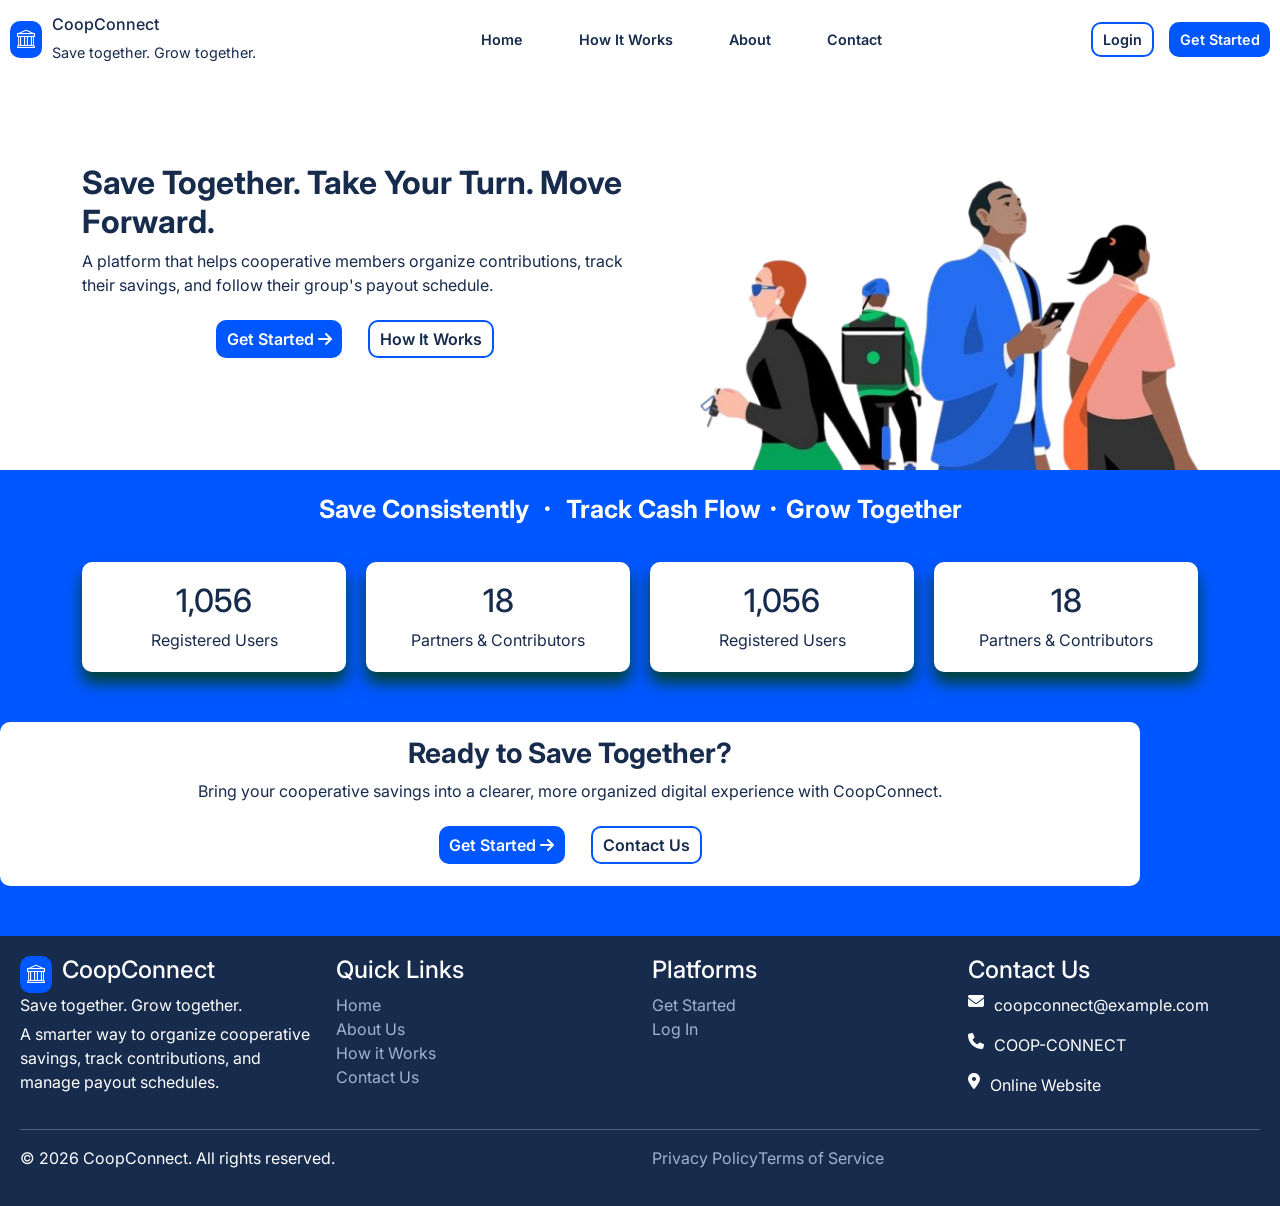
<file: index.html>
<!DOCTYPE html>
<html lang="en">
<head>
  <meta charset="UTF-8">
  <meta name="viewport" content="width=device-width, initial-scale=1.0">
  <title>CoopConnect</title>

  <!-- Google Font Inter -->
   <link rel="preconnect" href="https://fonts.googleapis.com">
<link rel="preconnect" href="https://fonts.gstatic.com" crossorigin>
<link href="https://fonts.googleapis.com/css2?family=Inter:ital,opsz,wght@0,14..32,100..900;1,14..32,100..900&display=swap" rel="stylesheet">

  <!--Bootstrap Css-->
  <link href="https://cdn.jsdelivr.net/npm/bootstrap@5.0.2/dist/css/bootstrap.min.css" rel="stylesheet" integrity="sha384-EVSTQN3/azprG1Anm3QDgpJLIm9Nao0Yz1ztcQTwFspd3yD65VohhpuuCOmLASjC" crossorigin="anonymous">

  <!--font awesome---->
  <link rel="stylesheet"
    href="https://cdnjs.cloudflare.com/ajax/libs/font-awesome/6.6.0/css/all.min.css">

    <!-- Bootstrap Font Icon CSS -->
    <link rel="stylesheet" href="https://cdn.jsdelivr.net/npm/bootstrap-icons@1.5.0/font/bootstrap-icons.css">

    <link rel="stylesheet" href="style.css">
</head>
<body>

  <!-- Navbar -->
  <navbar class="navbar navbar-expand-md bg-light mb-4">
    <div class="container-fluid navbar-layout">
      <a href="index.html" class="navbar-brand navbrand">
        <div class="nav-icon"><i class="bi-bank"></i></div>
        <div class="brandname-info">
          <span class="h6">CoopConnect</span>
          <span>Save together. Grow together.</span>
        </div>
      </a>


      <button type="button" class="nav-tog-btn navbar-toggler nav-toggle" data-bs-toggle="collapse" data-bs-target="#navbarContainer">
        <span class="navbar-toggler-icon"></span>
      </button> 

      <div class="collapse navbar-collapse" id="navbarContainer">
        <ul class="navbar-nav mx-auto nav-links">
          <li class="nav-item">
            <a href="index.html" class="nav-link">Home</a>
          </li>
          <li class="nav-item">
            <a href="how-it-works.html" class="nav-link">How It Works</a>
          </li>
          <li class="nav-item">
            <a href="about.html" class="nav-link">About</a>
          </li>
          <li class="nav-item">
            <a href="contact.html" class="nav-link">Contact</a>
          </li>
        </ul>

        <div class="nav-cta">
          <a href="login.html" class="nav-item cta-navlog"><button type="button">Login</button></a>
          <a href="register.html" class="nav-item cta-nav"><button type="button" class="">Get Started</button></a>
        </div>
      </div>
    </div>
  </navbar>

  <!-- Hero Section -->
  <main class="container-fluid hero my-4">
    <div class="container">
      <div class="row align-items-center">
        <div class="col-md-6 hero-info">
          <h1>Save Together. Take Your Turn. Move Forward.</h1>
          <p>A platform that helps cooperative members organize contributions, track their savings, and follow their group's payout schedule.</p>
          <div class="hero-cta">
            <a href="register.html" class="btn cta-nav">
              <button>
                Get Started <i class="fa-solid fa-arrow-right"></i>
              </button>
              </a>
          <a href="how-it-works.html" class="btn cta-navlog">
            <button>
              How It Works
            </button>
            </a>
          </div>
          
        </div>
        <div class="col-md-6 d-none d-md-block">
          <img src="images/heroimagenobackground.png" alt="Hero Images" class="img-fluid">
        </div>
      </div>
    </div>
  </main>

  <!-- Feature & Stat Section -->

  <section class="container-fluid my-4">
    <div class="container">
      <div id="features">
        <h1>Save Consistently <i class="bi-dot"></i> Track Cash Flow<i class="bi-dot"></i>Grow Together</h1>
      </div>

      <div class="row features-stats-container">
        <div class="col-md features-stats">
          <h2>1,056</h2>
          <span class="p">Registered Users</span>
        </div>
        <div class="col-md features-stats">
          <h2>18</h2>
          <span class="p">Partners & Contributors</span>
        </div>
        <div class="col-md features-stats">
          <h2>1,056</h2>
          <span class="p">Registered Users</span>
        </div>
        <div class="col-md features-stats">
          <h2>18</h2>
          <span class="p">Partners & Contributors</span>
        </div>
      </div>
    </div>
  </section>


  <section class="container about-cta">
    <h3> Ready to Save Together?</h3>
    <p>Bring your cooperative savings into a clearer, more organized digital experience with CoopConnect.</p>
    <div class="hero-cta">
      <a href="register.html" class="btn cta-nav">
        <button>Get Started <i class="fa-solid fa-arrow-right"></i></button></a>
      <a href="contact.html" class="btn cta-navlog">
        <button>Contact Us</button></a>
    </div>
  </section>







  <footer class="container-fluid footer">
    <div class="row g-4">
      <div class="col-md-12 col-lg-3 g-4 foot-info-head">
        <div class="footer-head">
          <div class="nav-icon"><i class="bi-bank"></i></div>
          <h4>CoopConnect</h4>
        </div>
        <div class="footer-info">
          <span>Save together. Grow together.</span>
          <span>A smarter way to organize cooperative savings, track contributions, and manage payout schedules.</span>
        </div>
          
      </div>
      <hr class="d-none d-md-block d-lg-none">

      <div class="col-md-4 col-lg-3 quick-links g-4">
        <h4>Quick Links</h4>
          <a href="index.html" class="nav-link">Home</a>
          <a href="about.html" class=" nav-link">About Us</a>
          <a href="how-it-works.html" class=" nav-link">How it Works</a>
          <a href="contact.html" class="nav-link">Contact Us</a>
      </div>

      <div class="col-md-4 col-lg-3 platform g-4">
        <h4>Platforms</h4>
        <a href="register.html" class="nav-link">Get Started</a>
        <a href="login.html" class="nav-link">Log In</a>
      </div>

      <div class="col-md-4 col-lg-3 g-4 contact">
        <h4>Contact Us</h4>
        <div class="contact-card">
          <i class="fa-solid fa-envelope"></i>
          <p>coopconnect@example.com</p>
        </div>

        <div class="contact-card">
          <i class="fa-solid fa-phone"></i>
          <p>COOP-CONNECT</p>
        </div>

        <div class="contact-card">
          <i class="fa-solid fa-location-dot"></i>
          <p>Online Website</p>
        </div>
      </div>
    </div>
    <hr>

    <div class="row">
      <div class="col-md">
        <p>&copy 2026 CoopConnect. All rights reserved.</p>
      </div>
      <div class="col-md ms-auto pt-con">
        <a href="#" class="nav-link">Privacy Policy</a>
      <a href="#" class="nav-link">Terms of Service</a>
      </div>
    </div>

  </footer>



  <script src="https://cdn.jsdelivr.net/npm/bootstrap@5.3.3/dist/js/bootstrap.bundle.min.js"></script>
</body>
</html>
</file>
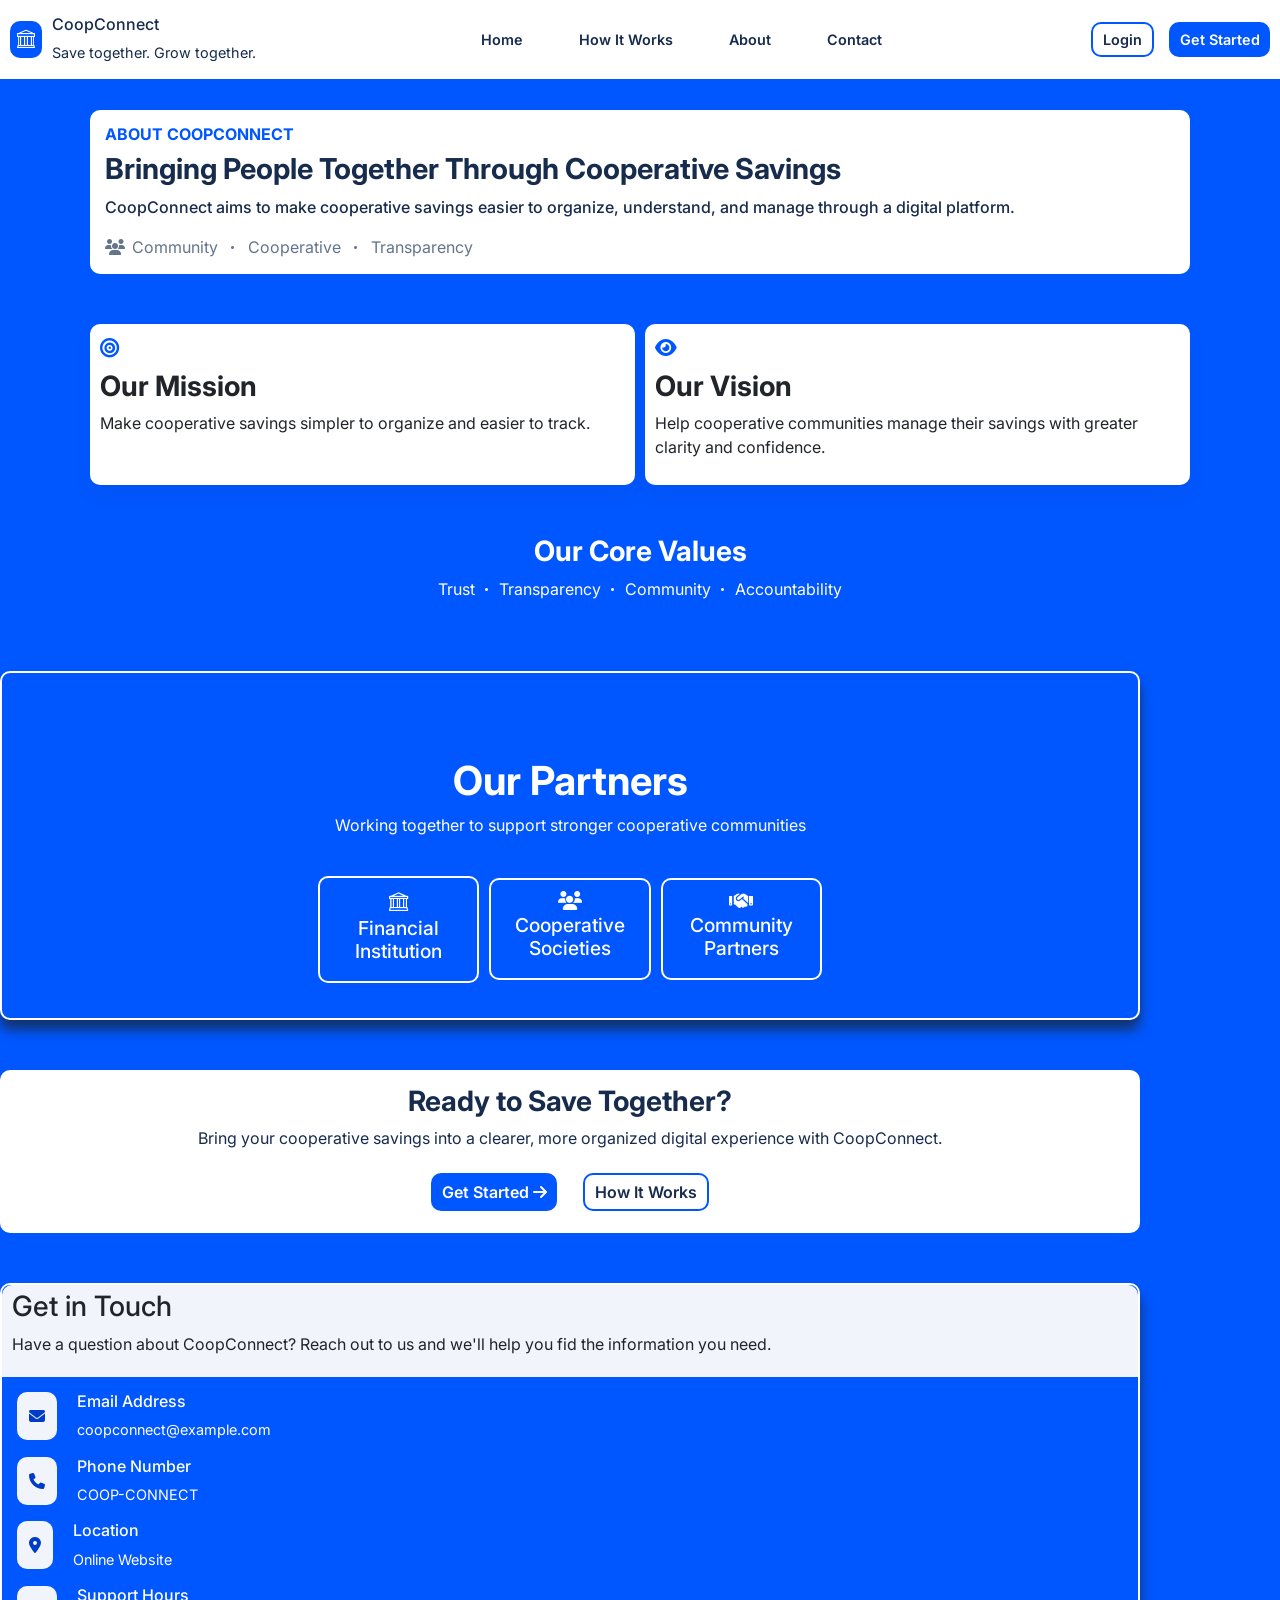
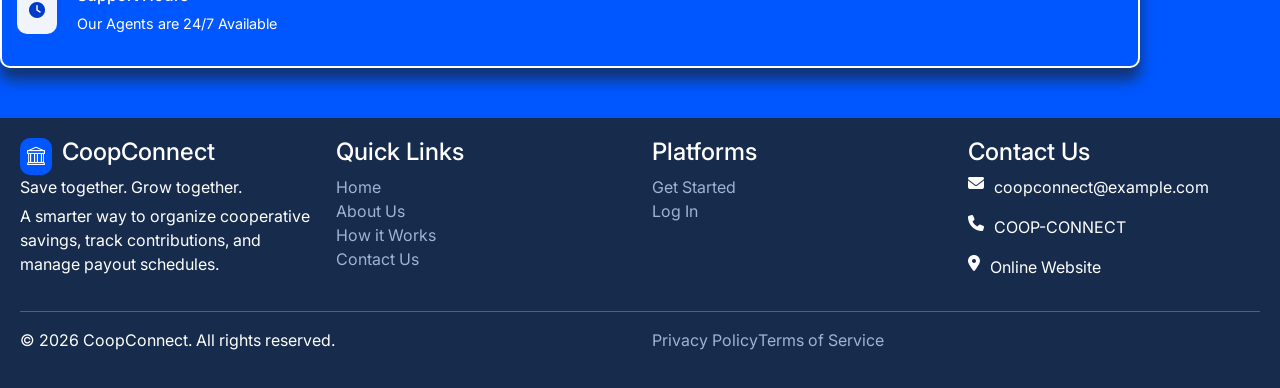
<file: about.html>
<!DOCTYPE html>
<html lang="en">
<head>
  <meta charset="UTF-8">
  <meta name="viewport" content="width=device-width, initial-scale=1.0">
  <title>CoopConnect_About_Us</title>

  <!-- Google Font Inter -->
   <link rel="preconnect" href="https://fonts.googleapis.com">
<link rel="preconnect" href="https://fonts.gstatic.com" crossorigin>
<link href="https://fonts.googleapis.com/css2?family=Inter:ital,opsz,wght@0,14..32,100..900;1,14..32,100..900&display=swap" rel="stylesheet">

  <!--Bootstrap Css-->
  <link href="https://cdn.jsdelivr.net/npm/bootstrap@5.0.2/dist/css/bootstrap.min.css" rel="stylesheet" integrity="sha384-EVSTQN3/azprG1Anm3QDgpJLIm9Nao0Yz1ztcQTwFspd3yD65VohhpuuCOmLASjC" crossorigin="anonymous">

  <!--font awesome---->
  <link rel="stylesheet"
    href="https://cdnjs.cloudflare.com/ajax/libs/font-awesome/6.6.0/css/all.min.css">

    <!-- Bootstrap Font Icon CSS -->
    <link rel="stylesheet" href="https://cdn.jsdelivr.net/npm/bootstrap-icons@1.5.0/font/bootstrap-icons.css">

    <link rel="stylesheet" href="style.css">
</head>
<body>

  <!-- Navbar -->
  <navbar class="navbar navbar-expand-md bg-light mb-4">
    <div class="container-fluid navbar-layout">
      <a href="index.html" class="navbar-brand navbrand">
        <div class="nav-icon"><i class="bi-bank"></i></div>
        <div class="brandname-info">
          <span class="h6">CoopConnect</span>
          <span>Save together. Grow together.</span>
        </div>
      </a>


      <button type="button" class="nav-tog-btn navbar-toggler nav-toggle" data-bs-toggle="collapse" data-bs-target="#navbarContainer">
        <span class="navbar-toggler-icon"></span>
      </button>

      <div class="collapse navbar-collapse" id="navbarContainer">
        <ul class="navbar-nav mx-auto nav-links">
          <li class="nav-item">
            <a href="index.html" class="nav-link">Home</a>
          </li>
          <li class="nav-item">
            <a href="how-it-works.html" class="nav-link">How It Works</a>
          </li>
          <li class="nav-item">
            <a href="about.html" class="nav-link">About</a>
          </li>
          <li class="nav-item">
            <a href="contact.html" class="nav-link">Contact</a>
          </li>
        </ul>

        <div class="nav-cta">
          <a href="login.html" class="nav-item cta-navlog"><button type="button">Login</button></a>
          <a href="register.html" class="nav-item cta-nav"><button type="button" class="">Get Started</button></a>
        </div>
      </div>
    </div>
  </navbar>

  <section class="container about-page">
    <div class="about-about">
        <h3>ABOUT COOPCONNECT</h3>
      <h1>Bringing People Together Through Cooperative Savings</h1>
      <p>CoopConnect aims to make cooperative savings easier to organize, understand, and manage through a digital platform.</p>

      <div class="about-about-dets">
        <i class="fa-solid fa-users"></i>
        <span>Community</span>
        <i class="bi-dot"></i>
        <span>Cooperative</span>
        <i class="bi-dot"></i>
        <span>Transparency</span>
      </div>
    </div>
    
    <!-- <div class="story-about">
      <h3>Our Story</h3>
      <p>A short introduction explaining the problem CoopConnect aims to solve: keeping contribution records organized, making payout schedules clear, and helping members stay informed.</p>
    </div> -->

    <div class="row mv-container">
      <div class="col-md mv">
        <div class="mv-card-con">
          <div class="mv-icon">
            <i class="fa-solid fa-bullseye"></i>
          </div>
          <div class="mv-content">
            <h3>Our Mission</h3>
            <p>Make cooperative savings simpler to organize and easier to track.</p>
          </div>
          
        </div>
        
      </div>
      <div class="col-md mv">
        <div class="mv-card-con">
          <div class="mv-icon">
            <i class="fa-solid fa-eye"></i>
          </div>
          <div class="mv-content">
            <h3>Our Vision</h3>
          <p>Help cooperative communities manage their savings with greater clarity and confidence.</p>
          </div>
        </div>
        
      </div>
    </div>

    <div class="container core-about">
      <h3>Our Core Values</h3>

      <div class="core-adlibs">
        <span>Trust</span>
        <i class="bi-dot"></i>
        <span>Transparency</span>
        <i class="bi-dot"></i>
        <span>Community</span>
        <i class="bi-dot"></i>
        <span>Accountability</span>
      </div>
    </div>
  </section>

  <section class="container partners-con">
    <div class="hrsw my-4">
      <h1>Our Partners</h1>
      <span>Working together to support stronger cooperative communities</span>
    </div>

    <div class="row partner-card-container">
      <div class="col-md-3 partner-card">
        <i class="bi-bank"></i>
        <h3>Financial Institution</h3>
      </div>

      <div class="col-md-3 partner-card">
        <i class="fa-solid fa-users"></i>
        <h3>Cooperative Societies</h3>
      </div>

      <div class="col-md-3 partner-card">
        <i class="fa-solid fa-handshake"></i>
        <h3>Community Partners</h3>
      </div>
    </div>
  </section>

  <section class="container about-cta">
    <h3> Ready to Save Together?</h3>
    <p>Bring your cooperative savings into a clearer, more organized digital experience with CoopConnect.</p>
    <div class="hero-cta">
      <a href="register.html" class="btn cta-nav">
        <button>Get Started <i class="fa-solid fa-arrow-right"></i></button></a>
      <a href="how-it-works.html" class="btn cta-navlog">
        <button>How It Works</button></a>
    </div>
  </section>

  <section class="container git-con">
    <div class="container-fluid git-header">
      <h3>Get in Touch</h3>
      <p>Have a question about CoopConnect? Reach out to us and we'll help you fid the information you need.</p>
    </div>

    <div class="git-cards-con">
      <div class="git-card-con">
         <div class="git-icon">
          <i class="fa-solid fa-envelope"></i>
        </div>
        <div class="git-card">
          <h4>Email Address</h4>
          <p>coopconnect@example.com</p>
        </div>
      </div>

      <div class="git-card-con">
         <div class="git-icon">
          <i class="fa-solid fa-phone"></i>
        </div>
        <div class="git-card">
          <h4>Phone Number</h4>
          <p>COOP-CONNECT</p>
        </div>
      </div>

      <div class="git-card-con">
         <div class="git-icon">
          <i class="fa-solid fa-location-dot"></i>
        </div>
        <div class="git-card">
          <h4>Location</h4>
          <p>Online Website</p>
        </div>
      </div>

      <div class="git-card-con">
         <div class="git-icon">
          <i class="fa-solid fa-clock"></i>
        </div>
        <div class="git-card">
          <h4>Support Hours</h4>
          <p>Our Agents are 24/7 Available</p>
        </div>
      </div>
    </div>
  </section>

  <footer class="container-fluid footer">
    <div class="row g-4">
      <div class="col-md-12 col-lg-3 g-4 foot-info-head">
        <div class="footer-head">
          <div class="nav-icon"><i class="bi-bank"></i></div>
          <h4>CoopConnect</h4>
        </div>
        <div class="footer-info">
          <span>Save together. Grow together.</span>
          <span>A smarter way to organize cooperative savings, track contributions, and manage payout schedules.</span>
        </div>
          
      </div>
      <hr class="d-none d-md-block d-lg-none">

      <div class="col-md-4 col-lg-3 quick-links g-4">
        <h4>Quick Links</h4>
          <a href="index.html" class="nav-link">Home</a>
          <a href="about.html" class=" nav-link">About Us</a>
          <a href="how-it-works.html" class=" nav-link">How it Works</a>
          <a href="contact.html" class="nav-link">Contact Us</a>
      </div>

      <div class="col-md-4 col-lg-3 platform g-4">
        <h4>Platforms</h4>
        <a href="register.html" class="nav-link">Get Started</a>
        <a href="login.html" class="nav-link">Log In</a>
      </div>

      <div class="col-md-4 col-lg-3 g-4 contact">
        <h4>Contact Us</h4>
        <div class="contact-card">
          <i class="fa-solid fa-envelope"></i>
          <p>coopconnect@example.com</p>
        </div>

        <div class="contact-card">
          <i class="fa-solid fa-phone"></i>
          <p>COOP-CONNECT</p>
        </div>

        <div class="contact-card">
          <i class="fa-solid fa-location-dot"></i>
          <p>Online Website</p>
        </div>
      </div>
    </div>
    <hr>

    <div class="row">
      <div class="col-md">
        <p>&copy 2026 CoopConnect. All rights reserved.</p>
      </div>
      <div class="col-md ms-auto pt-con">
        <a href="#" class="nav-link">Privacy Policy</a>
      <a href="#" class="nav-link">Terms of Service</a>
      </div>
    </div>

  </footer>







  <script src="https://cdn.jsdelivr.net/npm/bootstrap@5.3.3/dist/js/bootstrap.bundle.min.js"></script>
</body>
</html>
</file>
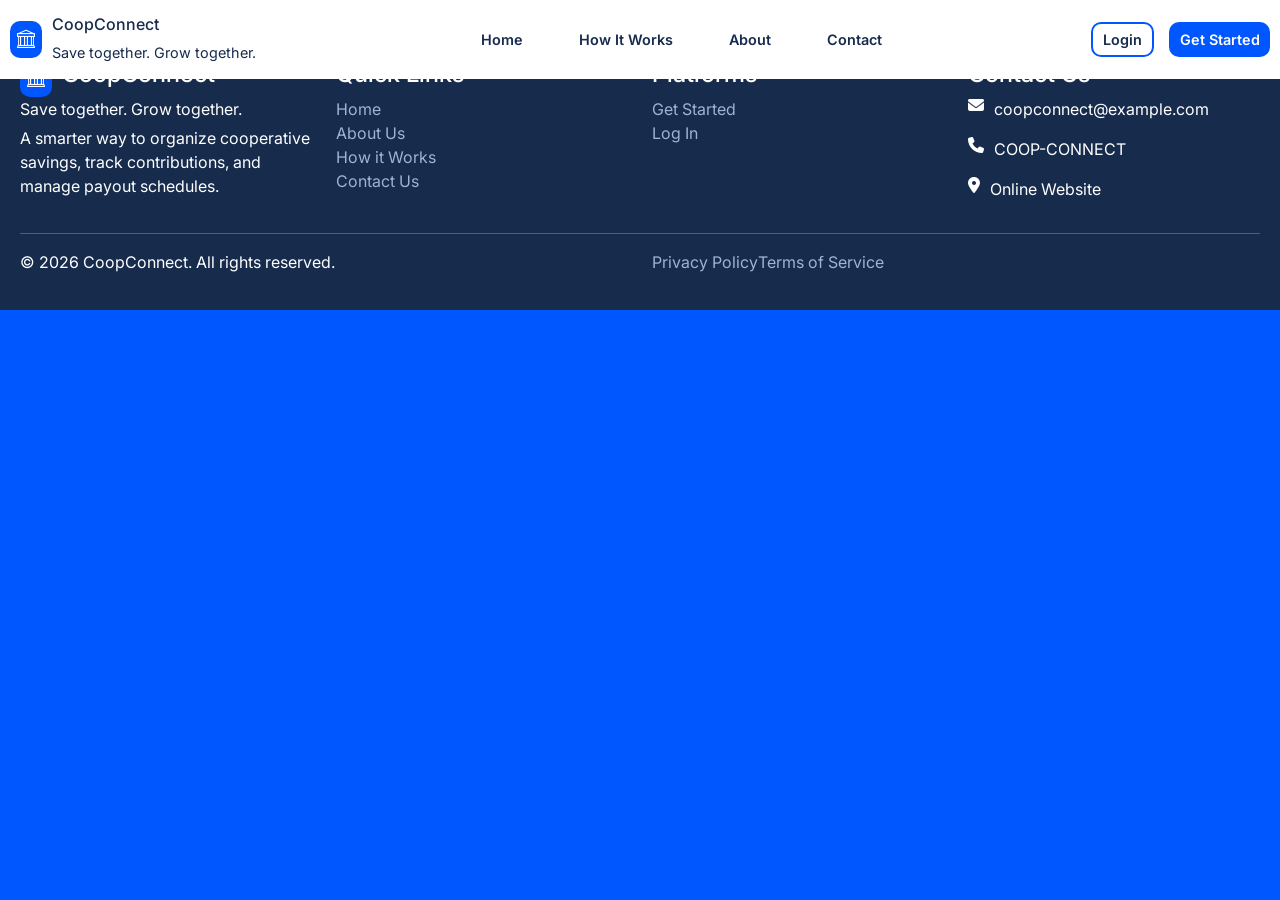
<file: contact.html>
<!DOCTYPE html>
<html lang="en">
<head>
  <meta charset="UTF-8">
  <meta name="viewport" content="width=device-width, initial-scale=1.0">
  <title>CoopConnect_Contact_Us</title>

  <!-- Google Font Inter -->
   <link rel="preconnect" href="https://fonts.googleapis.com">
<link rel="preconnect" href="https://fonts.gstatic.com" crossorigin>
<link href="https://fonts.googleapis.com/css2?family=Inter:ital,opsz,wght@0,14..32,100..900;1,14..32,100..900&display=swap" rel="stylesheet">

  <!--Bootstrap Css-->
  <link href="https://cdn.jsdelivr.net/npm/bootstrap@5.0.2/dist/css/bootstrap.min.css" rel="stylesheet" integrity="sha384-EVSTQN3/azprG1Anm3QDgpJLIm9Nao0Yz1ztcQTwFspd3yD65VohhpuuCOmLASjC" crossorigin="anonymous">

  <!--font awesome---->
  <link rel="stylesheet"
    href="https://cdnjs.cloudflare.com/ajax/libs/font-awesome/6.6.0/css/all.min.css">

    <!-- Bootstrap Font Icon CSS -->
    <link rel="stylesheet" href="https://cdn.jsdelivr.net/npm/bootstrap-icons@1.5.0/font/bootstrap-icons.css">

    <link rel="stylesheet" href="style.css">
</head>
<body>

  <!-- Navbar -->
  <navbar class="navbar navbar-expand-md bg-light mb-4">
    <div class="container-fluid navbar-layout">
      <a href="index.html" class="navbar-brand navbrand">
        <div class="nav-icon"><i class="bi-bank"></i></div>
        <div class="brandname-info">
          <span class="h6">CoopConnect</span>
          <span>Save together. Grow together.</span>
        </div>
      </a>


      <button type="button" class="nav-tog-btn navbar-toggler nav-toggle" data-bs-toggle="collapse" data-bs-target="#navbarContainer">
        <span class="navbar-toggler-icon"></span>
      </button>

      <div class="collapse navbar-collapse" id="navbarContainer">
        <ul class="navbar-nav mx-auto nav-links">
          <li class="nav-item">
            <a href="index.html" class="nav-link">Home</a>
          </li>
          <li class="nav-item">
            <a href="how-it-works.html" class="nav-link">How It Works</a>
          </li>
          <li class="nav-item">
            <a href="about.html" class="nav-link">About</a>
          </li>
          <li class="nav-item">
            <a href="contact.html" class="nav-link">Contact</a>
          </li>
        </ul>

        <div class="nav-cta">
          <a href="login.html" class="nav-item cta-navlog"><button type="button">Login</button></a>
          <a href="register.html" class="nav-item cta-nav"><button type="button" class="">Get Started</button></a>
        </div>
      </div>
    </div>
  </navbar>







  <footer class="container-fluid footer">
    <div class="row g-4">
      <div class="col-md-12 col-lg-3 g-4 foot-info-head">
        <div class="footer-head">
          <div class="nav-icon"><i class="bi-bank"></i></div>
          <h4>CoopConnect</h4>
        </div>
        <div class="footer-info">
          <span>Save together. Grow together.</span>
          <span>A smarter way to organize cooperative savings, track contributions, and manage payout schedules.</span>
        </div>
          
      </div>
      <hr class="d-none d-md-block d-lg-none">

      <div class="col-md-4 col-lg-3 quick-links g-4">
        <h4>Quick Links</h4>
          <a href="index.html" class="nav-link">Home</a>
          <a href="about.html" class=" nav-link">About Us</a>
          <a href="how-it-works.html" class=" nav-link">How it Works</a>
          <a href="contact.html" class="nav-link">Contact Us</a>
      </div>

      <div class="col-md-4 col-lg-3 platform g-4">
        <h4>Platforms</h4>
        <a href="register.html" class="nav-link">Get Started</a>
        <a href="login.html" class="nav-link">Log In</a>
      </div>

      <div class="col-md-4 col-lg-3 g-4 contact">
        <h4>Contact Us</h4>
        <div class="contact-card">
          <i class="fa-solid fa-envelope"></i>
          <p>coopconnect@example.com</p>
        </div>

        <div class="contact-card">
          <i class="fa-solid fa-phone"></i>
          <p>COOP-CONNECT</p>
        </div>

        <div class="contact-card">
          <i class="fa-solid fa-location-dot"></i>
          <p>Online Website</p>
        </div>
      </div>
    </div>
    <hr>

    <div class="row">
      <div class="col-md">
        <p>&copy 2026 CoopConnect. All rights reserved.</p>
      </div>
      <div class="col-md ms-auto pt-con">
        <a href="#" class="nav-link">Privacy Policy</a>
      <a href="#" class="nav-link">Terms of Service</a>
      </div>
    </div>

  </footer>



  <script src="https://cdn.jsdelivr.net/npm/bootstrap@5.3.3/dist/js/bootstrap.bundle.min.js"></script>
</body>
</html>
</file>
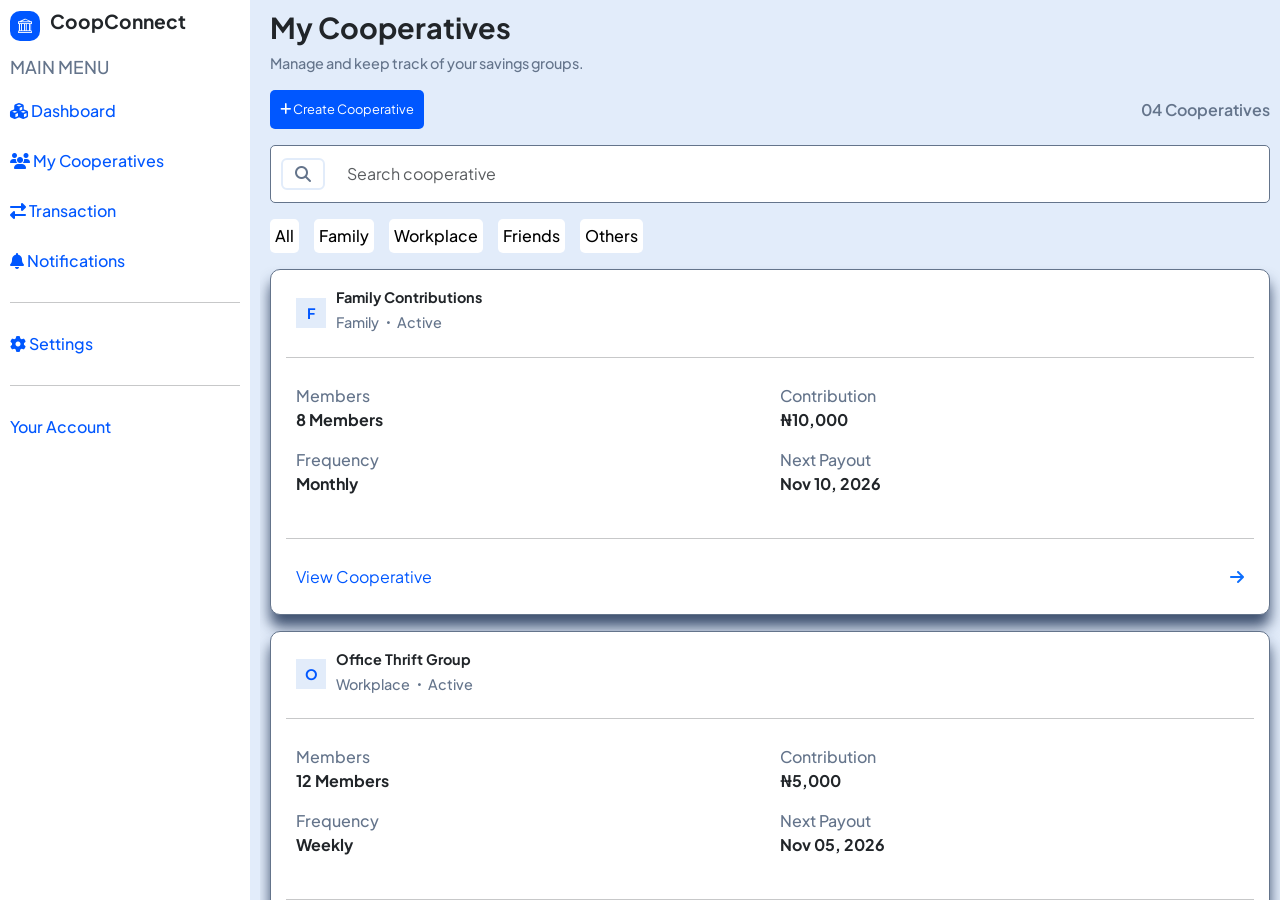
<file: cooperatives.html>
<!DOCTYPE html>
<html lang="en">
<head>
  <meta charset="UTF-8">
  <meta name="viewport" content="width=device-width, initial-scale=1.0">
  <title>CoopConnect_About_Us</title>

  <!-- Google Font Inter -->
   <link rel="preconnect" href="https://fonts.googleapis.com">
<link rel="preconnect" href="https://fonts.gstatic.com" crossorigin>
<link href="https://fonts.googleapis.com/css2?family=Inter:ital,opsz,wght@0,14..32,100..900;1,14..32,100..900&display=swap" rel="stylesheet">

<!-- Google Font Plus Jakarta Sans
 -->

<link rel="preconnect" href="https://fonts.googleapis.com">
<link rel="preconnect" href="https://fonts.gstatic.com" crossorigin>
<link href="https://fonts.googleapis.com/css2?family=Inter:ital,opsz,wght@0,14..32,100..900;1,14..32,100..900&family=Plus+Jakarta+Sans:ital,wght@0,200..800;1,200..800&display=swap" rel="stylesheet">


  <!--Bootstrap Css-->
  <link href="https://cdn.jsdelivr.net/npm/bootstrap@5.0.2/dist/css/bootstrap.min.css" rel="stylesheet" integrity="sha384-EVSTQN3/azprG1Anm3QDgpJLIm9Nao0Yz1ztcQTwFspd3yD65VohhpuuCOmLASjC" crossorigin="anonymous">

  <!--font awesome---->
  <link rel="stylesheet"
    href="https://cdnjs.cloudflare.com/ajax/libs/font-awesome/6.6.0/css/all.min.css">

    <!-- Bootstrap Font Icon CSS -->
    <link rel="stylesheet" href="https://cdn.jsdelivr.net/npm/bootstrap-icons@1.5.0/font/bootstrap-icons.css">

    <link rel="stylesheet" href="dash.css">
</head>
<body>

  <div class="container-fluid dash-con">
    <!-- Side Bar -->
    <div class="sidebar">
      <div class="sidebar-head mb-3">
          <div class="nav-icon"><i class="bi-bank"></i></div>
          <h4>CoopConnect</h4>
      </div>
      <div class="sidenav">
        <h4>MAIN MENU</h4>
        <a href="main_dashboard.html" class="nav-item nav-link side-item"><i class="fa-solid fa-cubes"></i> Dashboard</a>
        
        <a href="cooperatives.html" class="nav-item nav-link side-item">
          <i class="fa-solid fa-users"></i> My Cooperatives</a>

        <a href="transactions.html" class="nav-item nav-link side-item">
          <i class="fa-solid fa-right-left"></i> Transaction</a>

        <a href="notifications.html" class="nav-item nav-link side-item">
          <i class="fa-solid fa-bell"></i> Notifications</a>
          
        <hr>
        
        <a href="settings.html" class="nav-link side-item">
          <i class="fa-solid fa-gear"></i> Settings</a>

          <div class="mt-auto">
            <hr>
  
            <a href="account.html" class="nav-link">
              Your Account
            </a>
          </div>

      </div>
    </div>
    
    <!-- Main Dash Area -->
     <!-- Cooperative heading -->
    <div class="main-dash">
      <div class="coop-head mb-3">
        <h2>My Cooperatives</h2>
        <p>Manage and keep track of your savings groups.</p>
      </div>

      <!-- Button & total number of cooperative -->
      <div class="btn-all mb-3">
        <button type="button" class="btn">
          <i class="fa-solid fa-plus"></i>
          Create Cooperative
        </button>

        <span>
          04 Cooperatives
        </span>
      </div>

      <!-- Search Bar -->
      
      <div class="coop-searchbar mb-3">
      <i class="fa-solid fa-magnifying-glass btn"></i>
      <input type="text" class="form-control" placeholder="Search cooperative">
      </div>

       <!-- Cooperative classes -->

      <div class="coop-class mb-3">
      <a href="#">All</a>
      <a href="#">Family</a>
      <a href="#">Workplace</a>
      <a href="#">Friends</a>
      <a href="#">Others</a>
      </div>

       <!-- Cooperatives -->

      <div class="coop-card mb-3">

        <div class="coop-card-head">
          <span class="card-icon">
            F
          </span>
          <div class="coop-card-text">
            <p>Family Contributions</p>
            <span>Family <i class="bi-dot"></i> Active</span>
          </div>
        </div>
        <hr>

        <!-- Cooperative Details -->
        <div class="coopdets">

          <div class="coopdet-col">
            <div class="coopdet-col-item">
              <span>
                Members
              </span>
              <p>
                8 Members
              </p>
            </div>

            <div class="coopdet-col-item">
              <span>
                Frequency
              </span>
              <p>
                Monthly
              </p>
            </div>
          </div>

          <div class="coopdet-col">
            <div class="coopdet-col-item">
              <span>
                Contribution
              </span>
              <p>
                &#8358;10,000
              </p>
            </div>

            <div class="coopdet-col-item">
              <span>
                Next Payout
              </span>
              <p>
                Nov 10, 2026
              </p>
            </div>
          </div>

        </div>
        <hr>

        <div class="coopdets-link">
          <a href="#" class="nav-link">View Cooperative</a>
          <a href="#" class="navlink">
            <i class="fa-solid fa-arrow-right"></i>
          </a>
        </div>


      </div>


       <!-- Cooperatives -->

      <div class="coop-card mb-3">

        <div class="coop-card-head">
          <span class="card-icon">
            O
          </span>
          <div class="coop-card-text">
            <p>Office Thrift Group</p>
            <span>Workplace <i class="bi-dot"></i> Active</span>
          </div>
        </div>
        <hr>

        <!-- Cooperative Details -->
        <div class="coopdets">

          <div class="coopdet-col">
            <div class="coopdet-col-item">
              <span>
                Members
              </span>
              <p>
                12 Members
              </p>
            </div>

            <div class="coopdet-col-item">
              <span>
                Frequency
              </span>
              <p>
                Weekly
              </p>
            </div>
          </div>

          <div class="coopdet-col">
            <div class="coopdet-col-item">
              <span>
                Contribution
              </span>
              <p>
                &#8358;5,000
              </p>
            </div>

            <div class="coopdet-col-item">
              <span>
                Next Payout
              </span>
              <p>
                Nov 05, 2026
              </p>
            </div>
          </div>

        </div>
        <hr>

        <div class="coopdets-link">
          <a href="#" class="nav-link">View Cooperative</a>
          <a href="#" class="navlink">
            <i class="fa-solid fa-arrow-right"></i>
          </a>
        </div>


      </div>


       <!-- Cooperatives -->

      <div class="coop-card mb-3">

        <div class="coop-card-head">
          <span class="card-icon">
            F
          </span>
          <div class="coop-card-text">
            <p>Friends Savings Circle</p>
            <span>Family <i class="bi-dot"></i> Active</span>
          </div>
        </div>
        <hr>

        <!-- Cooperative Details -->
        <div class="coopdets">

          <div class="coopdet-col">
            <div class="coopdet-col-item">
              <span>
                Members
              </span>
              <p>
                6 Members
              </p>
            </div>

            <div class="coopdet-col-item">
              <span>
                Frequency
              </span>
              <p>
                Monthly
              </p>
            </div>
          </div>

          <div class="coopdet-col">
            <div class="coopdet-col-item">
              <span>
                Contribution
              </span>
              <p>
                &#8358;15,000
              </p>
            </div>

            <div class="coopdet-col-item">
              <span>
                Next Payout
              </span>
              <p>
                Nov 15, 2026
              </p>
            </div>
          </div>

        </div>
        <hr>

        <div class="coopdets-link">
          <a href="#" class="nav-link">View Cooperative</a>
          <a href="#" class="navlink">
            <i class="fa-solid fa-arrow-right"></i>
          </a>
          
        </div>


      </div>

      

      <div class="mobile-nav d-md-none">
          <a href="main_dashboard.html" class="nav-link side-item"><i class="fa-solid fa-cubes"></i></a>
          <a href="cooperatives.html" class="nav-link side-item">
            <i class="fa-solid fa-users"></i></a>
          <a href="transactions.html" class="nav-link side-item">
            <i class="fa-solid fa-right-left"></i></a>
          <a href="notifications.html" class="nav-link side-item">
            <i class="fa-solid fa-bell"></i></a>        
          <a href="settings.html" class="nav-link side-item">
            <i class="fa-solid fa-gear"></i></a>
      </div>
<!-- Main dash closing tag -->
  </div>
</body>
</html>
</file>
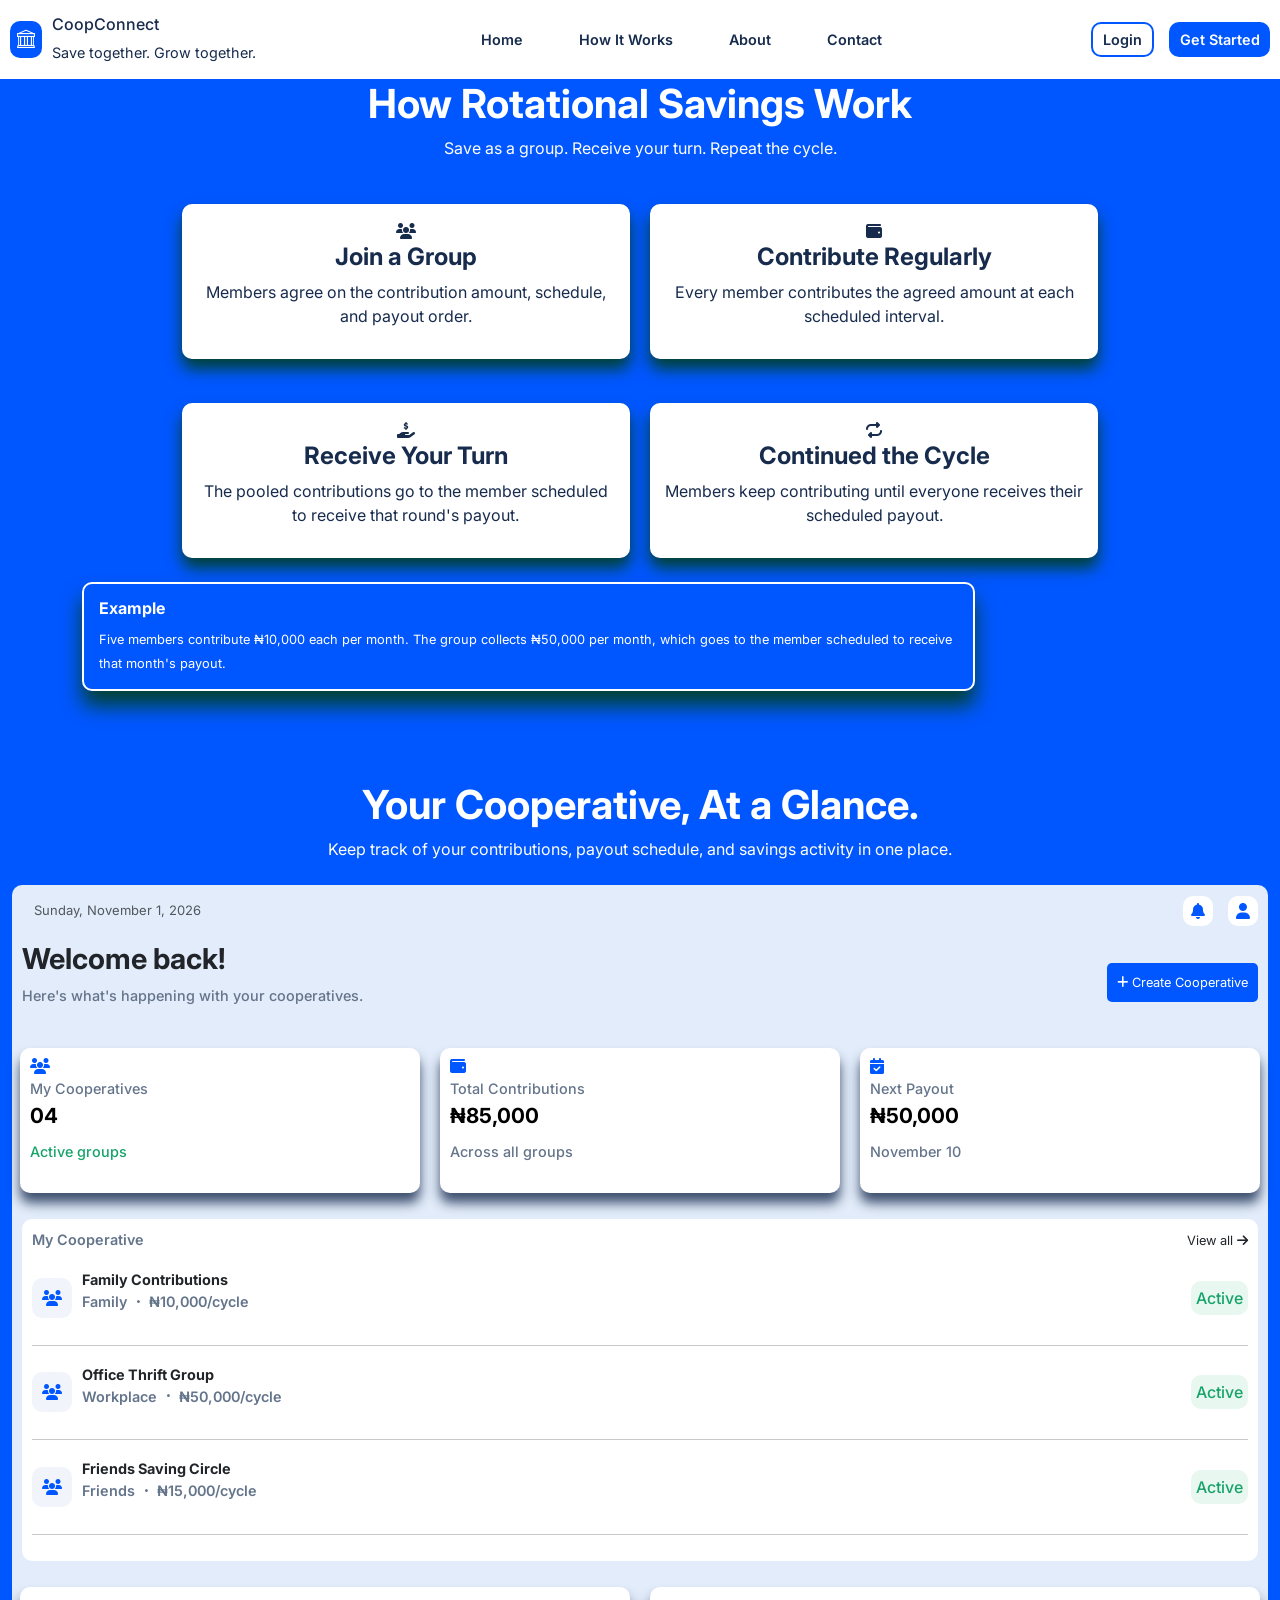
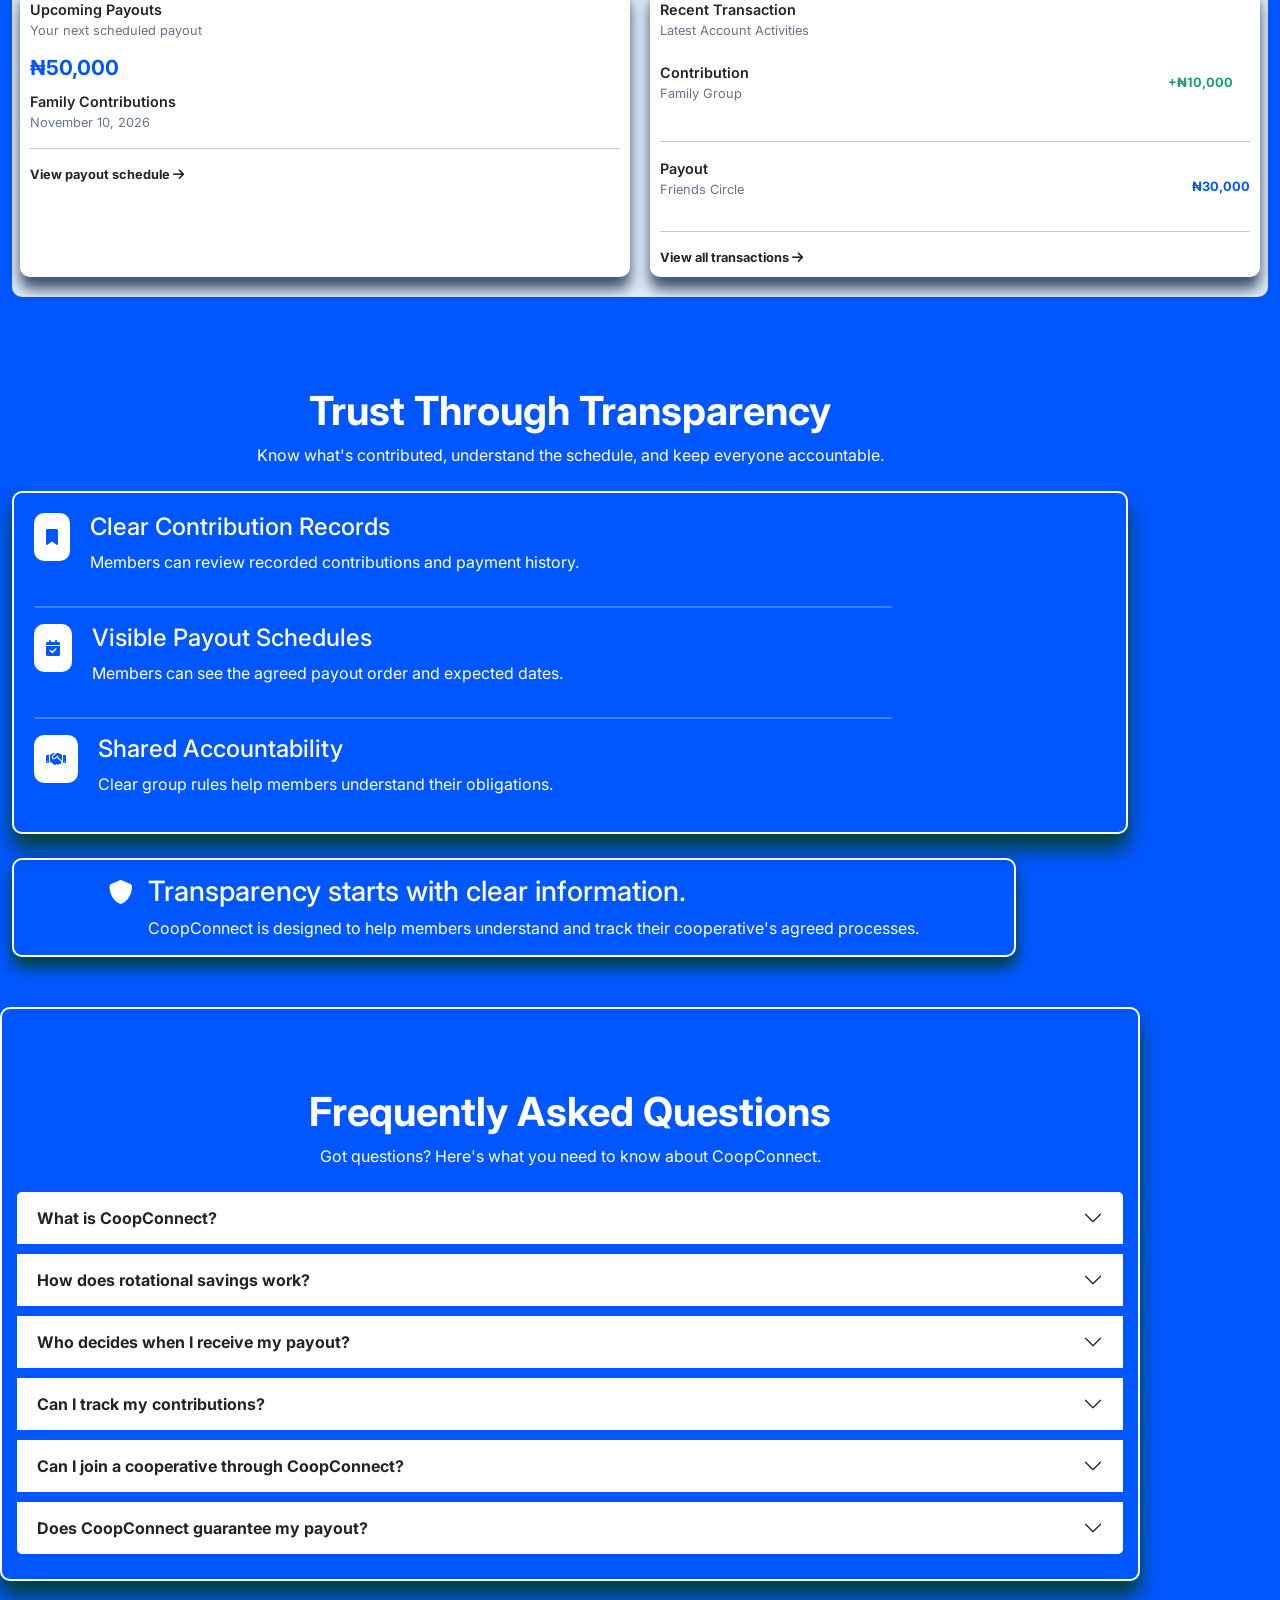
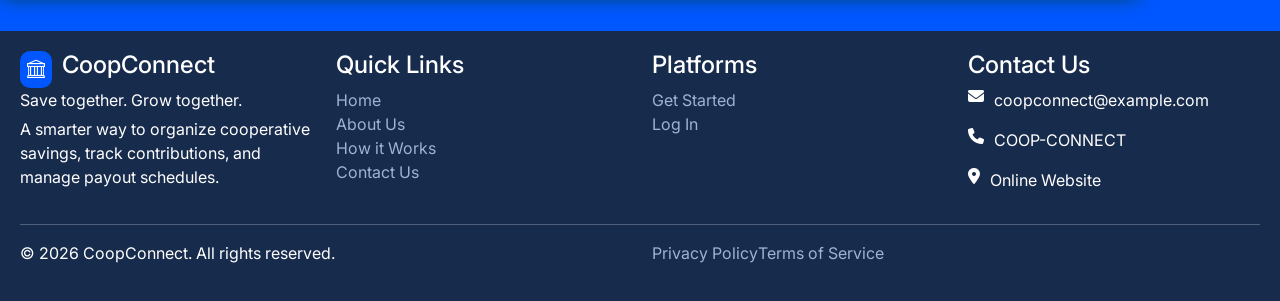
<file: how-it-works.html>
<!DOCTYPE html>
<html lang="en">
<head>
  <meta charset="UTF-8">
  <meta name="viewport" content="width=device-width, initial-scale=1.0">
  <title>CoopConnect_How_it_works</title>

  <!-- Google Font Inter -->
   <link rel="preconnect" href="https://fonts.googleapis.com">
<link rel="preconnect" href="https://fonts.gstatic.com" crossorigin>
<link href="https://fonts.googleapis.com/css2?family=Inter:ital,opsz,wght@0,14..32,100..900;1,14..32,100..900&display=swap" rel="stylesheet">

  <!--Bootstrap Css-->
  <link href="https://cdn.jsdelivr.net/npm/bootstrap@5.0.2/dist/css/bootstrap.min.css" rel="stylesheet" integrity="sha384-EVSTQN3/azprG1Anm3QDgpJLIm9Nao0Yz1ztcQTwFspd3yD65VohhpuuCOmLASjC" crossorigin="anonymous">

  <!--font awesome---->
  <link rel="stylesheet"
    href="https://cdnjs.cloudflare.com/ajax/libs/font-awesome/6.6.0/css/all.min.css">

    <!-- Bootstrap Font Icon CSS -->
    <link rel="stylesheet" href="https://cdn.jsdelivr.net/npm/bootstrap-icons@1.5.0/font/bootstrap-icons.css">

    <link rel="stylesheet" href="style.css">
</head>
<body>

  <!-- Navbar -->
  <navbar class="navbar navbar-expand-md bg-light mb-4">
    <div class="container-fluid navbar-layout">
      <a href="index.html" class="navbar-brand navbrand">
        <div class="nav-icon"><i class="bi-bank"></i></div>
        <div class="brandname-info">
          <span class="h6">CoopConnect</span>
          <span>Save together. Grow together.</span>
        </div>
      </a>


      <button type="button" class=" nav-tog-btn navbar-toggler nav-toggle" data-bs-toggle="collapse" data-bs-target="#navbarContainer">
        <span class="navbar-toggler-icon"></span>
      </button>

      <div class="collapse navbar-collapse" id="navbarContainer">
        <ul class="navbar-nav mx-auto nav-links">
          <li class="nav-item">
            <a href="index.html" class="nav-link">Home</a>
          </li>
          <li class="nav-item">
            <a href="how-it-works.html" class="nav-link">How It Works</a>
          </li>
          <li class="nav-item">
            <a href="about.html" class="nav-link">About</a>
          </li>
          <li class="nav-item">
            <a href="contact.html" class="nav-link">Contact</a>
          </li>
        </ul>

        <div class="nav-cta">
          <a href="login.html" class="nav-item cta-navlog"><button type="button">Login</button></a>
          <a href="register.html" class="nav-item cta-nav"><button type="button" class="">Get Started</button></a>
        </div>
      </div>
    </div>
  </navbar> 

  <section class="container hrsw-con justify-content-center my-4">
    <div class="hrsw">
      <h1>How Rotational Savings Work</h1>
      <span>Save as a group. Receive your turn. Repeat the cycle.</span>
    </div>
    <div class="row hrsw-row-con justify-content-center g-4">
      <div class="col-md-5 hrsw-card">
        <span><i class="fa-solid fa-users"></i></span>
        <h2>Join a Group</h2>
        <p>Members agree on the contribution amount, schedule, and payout order.</p>
      </div>
      <div class="col-md-5 hrsw-card">
        <span><i class="fa-solid fa-wallet"></i></span>
        <h2>Contribute Regularly</h2>
        <p>Every member contributes the agreed amount at each scheduled interval.</p>
      </div>
      <div class="col-md-5 hrsw-card">
        <span><i class="fa-solid fa-hand-holding-dollar"></i></span>
        <h2>Receive Your Turn</h2>
        <p>The pooled contributions go to the member scheduled to receive that round's payout.</p>
      </div>
      <div class="col-md-5 hrsw-card">
        <span><i class="fa-solid fa-repeat"></i></span>
        <h2>Continued the Cycle</h2>
        <p>Members keep contributing until everyone receives their scheduled payout.</p>
      </div>
    </div>

    <div class="hrsw-example justify-content-center mt-4">
      <h3>Example</h3>
      <span>Five members contribute ₦10,000 each per month. The group collects ₦50,000 per month, which goes to the member scheduled to receive that month's payout.</span>
    </div>

  </section>


  <!-- <main class="container ">
    <div class="hrsw-head">
      <h1>How Rotational Savings Work</h1>
      <span>Save as a group. Receive your turn. Repeat the cycle.</span>
    </div>
    <div class="row hrsw g-4">
      <div class="col-md-5 hrsw-con1">
        <div class="hrsw-card-con">
          <span class="icon-hrsw"><i class="fa-solid fa-users"></i></span>
          <div class="hrsw-card">
            <h2>Join a Group</h2>
            <span>Members agree on the contribution amount, schedule, and payout order.</span>
          </div>
        </div>

        <div class="hrsw-card-con">
          <span class="icon-hrsw"><i class="fa-solid fa-wallet"></i></span>
          <div class="hrsw-card">
            <h2>Contribute Regularly</h2>
            <span>Every member contribute the agreed amount at each scheduled interval.</span>
          </div>
        </div>
 
        <div class="hrsw-card-con">
          <span class="icon-hrsw"><i class="fa-solid fa-hand-holding-dollar"></i></span>
          <div class="hrsw-card">
            <h2>Recieve Your Turn</h2>
            <span>The pooled contributions go to the member scheduled to recieve that round's payout</span>
          </div>
        </div>

        <div class="hrsw-card-con">
          <span class="icon-hrsw"><i class="fa-solid fa-repeat"></i></span>
          <div class="hrsw-card">
            <h2>Continue the Cycle</h2>
            <span>Member keep contributing untill everyone recieves their scheduled payout</span>
          </div>
        </div>

      </div>

      <div class="col-md-5 hrsw-con2">
        <div class="container">
          <h3>Example</h3>
          <span>Five members contribute ₦10,000 each per month. The group collects ₦50,000 per month, which goes to the member scheduled to receive that month's payout.</span>
        </div>
      </div>
    </div>
  </main> -->
<!-- Dashboard Preview -->
  <section class="container-fluid dashboard-hiw">
    <div class="hrsw my-4">
      <h1>Your Cooperative, At a Glance.</h1>
    <span>Keep track of your contributions, payout schedule, and savings activity in one place.</span>
    </div>

    <div class="main-dash">

      <div class="date-icon-con mb-3">
<!-- Date & Icon continer -->
        <div class="date-con">
          <input type="text" class="form-control" placeholder="Sunday, November 1, 2026" disabled>
        </div>

        <div class="dateicon-con">
          <button class="btn iconsdate">
            <i class="fa-solid fa-bell"></i>
          </button>
          <button class=" btn iconsdate">
            <i class="fa-solid fa-user"></i>
          </button>
        </div>
<!-- Date & Icon closing tag -->
      </div>

      <div class="gccb-con mb-3">
<!-- greeting and create cooperative button container -->
        <div class="g-con">
          <h2>Welcome back!</h2>
          <p>Here's what's happening with your cooperatives.</p>
        </div>

        <button type="button" class="btn">
          <i class="fa-solid fa-plus"></i>
          Create Cooperative
        </button>
<!-- greeting and create cooperative button container closing tag -->
      </div>

      <!-- Account dash Overview -->
      <div class="row ado-con mb-3">
        <button class="col-md ado-card">
          <i class="fa-solid fa-users"></i>
          <span>My Cooperatives</span>
          <h4>04</h4>
          <p id="active_p">Active groups</p>
        </button>


        <button class="col-md ado-card">
          <i class="fa-solid fa-wallet"></i>
          <span>Total Contributions</span>
          <h4>&#8358;85,000</h4>
          <p>Across all groups</p>
        </button>

        <button class="col-md ado-card">
          <i class="fa-solid fa-calendar-check"></i>
          <span>Next Payout</span>
          <h4>&#8358;50,000</h4>
          <p>November 10</p>
        </button>
      </div>

    <!-- main dash overview details -->
    <div class="main-over-con mb-3">
      <div class="mv-con mb-3">
        <span>My Cooperative</span>
        <a href="#" class="nav-link">View all <i class="fa-solid fa-arrow-right"></i></a>
      </div>
<!-- icon cooperative details status container  -->
        <a href="#" class="nav-link icds-con">

          <div class="icd-con">
            <div class="icd-icon">
              <i class="fa-solid fa-users"></i>
            </div>
            <div class="icdd">
              <span>Family Contributions</span>
              <p>Family <i class="bi-dot"></i> &#8358;10,000/cycle</p>
            </div>
          </div>

          <div class="ds-con">
            Active
          </div>
<!-- icon cooperative details status container closing tag -->
        </a>
        <hr>

        <!-- icon cooperative details status container  -->
        <a href="#" class="nav-link icds-con">

          <div class="icd-con">
            <div class="icd-icon">
              <i class="fa-solid fa-users"></i>
            </div>
            <div class="icdd">
              <span>Office Thrift Group</span>
              <p>Workplace <i class="bi-dot"></i> &#8358;50,000/cycle</p>
            </div>
          </div>

          <div class="ds-con">
            Active
          </div>
<!-- icon cooperative details status container closing tag -->
        </a>
        <hr>

        <!-- icon cooperative details status container  -->
        <a href="#" class="nav-link icds-con">

          <div class="icd-con">
            <div class="icd-icon">
              <i class="fa-solid fa-users"></i>
            </div>
            <div class="icdd">
              <span>Friends Saving Circle</span>
              <p>Friends <i class="bi-dot"></i> &#8358;15,000/cycle</p>
            </div>
          </div>

          <div class="ds-con">
            Active
          </div>
<!-- icon cooperative details status container closing tag -->
        </a>
        <hr>

<!-- main dash overview details closing tag -->
    </div>

    <div class="row pst-con">
      <div class="col-md uprt-con">
        <span>Upcoming Payouts</span>
        <p>Your next scheduled payout</p>
        <h4>&#8358;50,000</h4>
        <span>Family Contributions</span>
        <p>November 10, 2026</p>
        <hr>
        <a href="#" class="nav-link">View payout schedule <i class="fa-solid fa-arrow-right"></i></a>
      </div>

      <div class="col-md uprt-con">
        <span>Recent Transaction</span>
        <p>Latest Account Activities</p>
        <a href="#" class="nav-link lattra">
          <div class="lattra-text">
            <span>Contribution</span>
            <p>Family Group</p>
          </div>
          <div class="alert">
            +&#8358;10,000
          </div>
        </a>
        <hr>

        <a href="#" class="nav-link lattra">
          <div class="lattra-text">
            <span>Payout</span>
            <p>Friends Circle</p>
          </div>
          <div class="debit">
            &#8358;30,000
          </div>
        </a>
        <hr>
        <a href="#" class="nav-link">View all transactions <i class="fa-solid fa-arrow-right"></i></a>
      </div>
    </div>
<!-- Main dash closing tag -->
  </div>
  </section>

  <!-- Trust Through Transparency -->

  <section class="container ttt-hiw">
    <div class="hrsw my-4">
      <h1>Trust Through Transparency</h1>
      <span>Know what's contributed, understand the schedule, and keep everyone accountable.</span>
    </div>

    <div class="ttt-con my-4">
      <div class="ttt-card-con">
         <div class="ttt-icon">
          <i class="fa-solid fa-bookmark"></i>
        </div>
        <div class="ttt-card">
          <h4>Clear Contribution Records</h4>
          <p>Members can review recorded contributions and payment history.</p>
        </div>
      </div>
      <hr>

      <div class="ttt-card-con">
         <div class="ttt-icon">
          <i class="fa-solid fa-calendar-check"></i>
        </div>
        <div class="ttt-card">
          <h4>Visible Payout Schedules</h4>
          <p>Members can see the agreed payout order and expected dates.</p>
        </div>
      </div>
      <hr>

      <div class="ttt-card-con">
        <div class="ttt-icon">
          <i class="fa-solid fa-handshake"></i>
        </div>
        <div class="ttt-card">
          <h4>Shared Accountability</h4>
          <p>Clear group rules help members understand their obligations.</p>
        </div>
      </div>
    </div>

    <div class="ttt-example justify-content-center mt-4">
      <div class="ttt-example-icon">
        <i class="fa-solid fa-shield"></i>
      </div>
      <div>
        <h3>Transparency starts with clear information.</h3>
      <span>CoopConnect is designed to help members understand and track their cooperative's agreed processes.</span>
      </div>
      
    </div>
  </section>


  <section class="container faq-hiw">
    <div class="hrsw my-4">
      <h1>Frequently Asked Questions</h1>
      <span>Got questions? Here's what you need to know about CoopConnect.</span>
    </div>

    <div class="accordion accordion-con" id="myAccordion">
      <div class="accordion-item accordion-card">
        <h2 class="accordion-header" id="headerOne">
          <button type="button" class="accordion-button collapsed" data-bs-toggle="collapse" data-bs-target="#collapseOne">What is CoopConnect?</button>
        </h2>
        <div class="accordion-collapse collapse" id="collapseOne" data-bs-parent="#myAccordion">
          <div class="card-body">
            <p>CoopConnect is a digital platform concept designed to help cooperative members organize savings contributions and follow their group's payout schedule.</p>
          </div>
        </div>
      </div>

      <div class="accordion-item accordion-card">
        <h2 class="accordion-header" id="headerTwo">
          <button type="button" class="accordion-button collapsed" data-bs-toggle="collapse" data-bs-target="#collapseTwo">How does rotational savings work?</button>
        </h2>
        <div class="accordion-collapse collapse" id="collapseTwo" data-bs-parent="#myAccordion">
          <div class="card-body">
            <p>Members agree on a contribution amount and schedule. The pooled contributions go to one member per round until everyone receives their turn.</p>
          </div>
        </div>
      </div>

      <div class="accordion-item accordion-card">
        <h2 class="accordion-header" id="headerThree">
          <button type="button" class="accordion-button collapsed" data-bs-toggle="collapse" data-bs-target="#collapseThree">Who decides when I receive my payout?</button>
        </h2>
        <div class="accordion-collapse collapse" id="collapseThree" data-bs-parent="#myAccordion">
          <div class="card-body">
            <p>The cooperative agrees on the payout order and schedule. Members should understand and accept these rules before joining.</p>
          </div>
        </div>
      </div>

      <div class="accordion-item accordion-card">
        <h2 class="accordion-header" id="headerFour">
          <button type="button" class="accordion-button collapsed" data-bs-toggle="collapse" data-bs-target="#collapseFour">Can I track my contributions?</button>
        </h2>
        <div class="accordion-collapse collapse" id="collapseFour" data-bs-parent="#myAccordion">
          <div class="card-body">
            <p>The planned platform will provide a way to review recorded contributions. This functionality must be implemented before it can be used for real records.</p>
          </div>
        </div>
      </div>

      <div class="accordion-item accordion-card">
        <h2 class="accordion-header" id="headerFive">
          <button type="button" class="accordion-button collapsed" data-bs-toggle="collapse" data-bs-target="#collapseFive">Can I join a cooperative through CoopConnect?</button>
        </h2>
        <div class="accordion-collapse collapse" id="collapseFive" data-bs-parent="#myAccordion">
          <div class="card-body">
            <p>The intended platform will help users connect with or participate in a cooperative, depending on the features and group arrangements eventually supported.</p>
          </div>
        </div>
      </div>

      <div class="accordion-item accordion-card">
        <h2 class="accordion-header" id="headerSix">
          <button type="button" class="accordion-button collapsed" data-bs-toggle="collapse" data-bs-target="#collapseSix">Does CoopConnect guarantee my payout?</button>
        </h2>
        <div class="accordion-collapse collapse" id="collapseSix" data-bs-parent="#myAccordion">
          <div class="card-body">
            <p>No. A website cannot guarantee that every member will contribute as agreed. Payouts depend on the cooperative's rules and members fulfilling their commitments.</p>
          </div>
        </div>
      </div>
    </div>
  </section>




  <footer class="container-fluid footer">
    <div class="row g-4">
      <div class="col-md-12 col-lg-3 g-4 foot-info-head">
        <div class="footer-head">
          <div class="nav-icon"><i class="bi-bank"></i></div>
          <h4>CoopConnect</h4>
        </div>
        <div class="footer-info">
          <span>Save together. Grow together.</span>
          <span>A smarter way to organize cooperative savings, track contributions, and manage payout schedules.</span>
        </div>
          
      </div>
      <hr class="d-none d-md-block d-lg-none">

      <div class="col-md-4 col-lg-3 quick-links g-4">
        <h4>Quick Links</h4>
          <a href="index.html" class="nav-link">Home</a>
          <a href="about.html" class=" nav-link">About Us</a>
          <a href="how-it-works.html" class=" nav-link">How it Works</a>
          <a href="contact.html" class="nav-link">Contact Us</a>
      </div>

      <div class="col-md-4 col-lg-3 platform g-4">
        <h4>Platforms</h4>
        <a href="register.html" class="nav-link">Get Started</a>
        <a href="login.html" class="nav-link">Log In</a>
      </div>

      <div class="col-md-4 col-lg-3 g-4 contact">
        <h4>Contact Us</h4>
        <div class="contact-card">
          <i class="fa-solid fa-envelope"></i>
          <p>coopconnect@example.com</p>
        </div>

        <div class="contact-card">
          <i class="fa-solid fa-phone"></i>
          <p>COOP-CONNECT</p>
        </div>

        <div class="contact-card">
          <i class="fa-solid fa-location-dot"></i>
          <p>Online Website</p>
        </div>
      </div>
    </div>
    <hr>

    <div class="row">
      <div class="col-md">
        <p>&copy 2026 CoopConnect. All rights reserved.</p>
      </div>
      <div class="col-md ms-auto pt-con">
        <a href="#" class="nav-link">Privacy Policy</a>
      <a href="#" class="nav-link">Terms of Service</a>
      </div>
    </div>

  </footer>



  <script src="https://cdn.jsdelivr.net/npm/bootstrap@5.3.3/dist/js/bootstrap.bundle.min.js"></script>
</body>
</html>
</file>
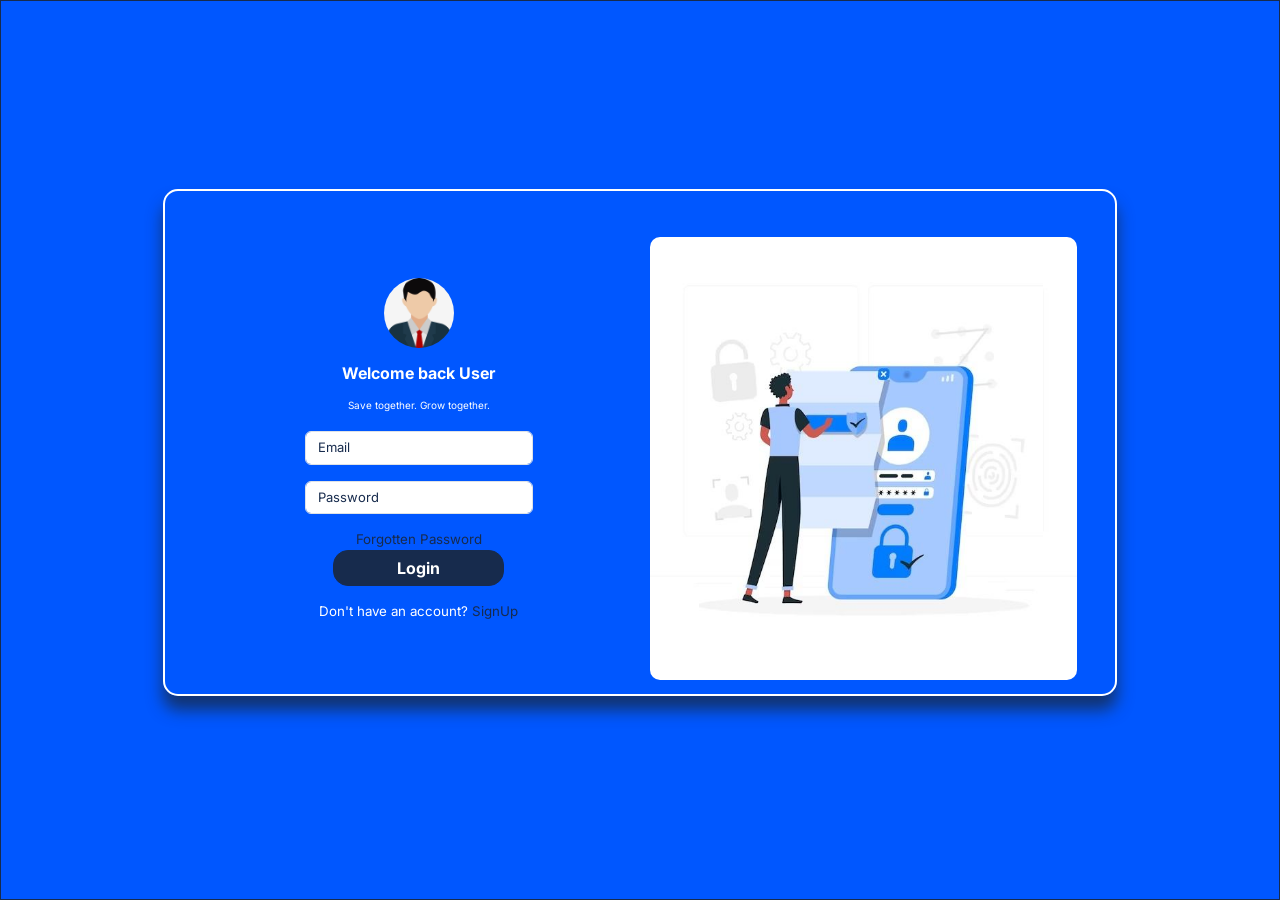
<file: login.html>
<!DOCTYPE html>
<html lang="en">
<head>
  <meta charset="UTF-8">
  <meta name="viewport" content="width=device-width, initial-scale=1.0">
  <title>CoopConnect_Login</title>

   <!-- Google Font Inter -->
   <link rel="preconnect" href="https://fonts.googleapis.com">
<link rel="preconnect" href="https://fonts.gstatic.com" crossorigin>
<link href="https://fonts.googleapis.com/css2?family=Inter:ital,opsz,wght@0,14..32,100..900;1,14..32,100..900&display=swap" rel="stylesheet">

  <!--Bootstrap Css-->
  <link href="https://cdn.jsdelivr.net/npm/bootstrap@5.0.2/dist/css/bootstrap.min.css" rel="stylesheet" integrity="sha384-EVSTQN3/azprG1Anm3QDgpJLIm9Nao0Yz1ztcQTwFspd3yD65VohhpuuCOmLASjC" crossorigin="anonymous">

  <!--font awesome---->
  <link rel="stylesheet"
    href="https://cdnjs.cloudflare.com/ajax/libs/font-awesome/6.6.0/css/all.min.css">

    <!-- Bootstrap Font Icon CSS -->
    <link rel="stylesheet" href="https://cdn.jsdelivr.net/npm/bootstrap-icons@1.5.0/font/bootstrap-icons.css">

  <link rel="stylesheet" href="ls.css">

</head>
<body>

    <div class="container ls-main-con">
    <div class="row ls-con g-3">
      <div class="col-md ls-dis-con">
        <img src="images/user_icon.jpg" class="rounded-circle mb-3 user-icon" alt="Circular Image">

        <div class="ls-text mb-3">
          <h3>Welcome back User</h3>
          <span>Save together. Grow together.</span>
        </div>

        <form>
          <div class="mb-3 input-con">
            <label for="Email" class="form-label visually-hidden">Email</label>
            <input type="text" class="form-control" placeholder="Email" id="emailInput">
          </div>

          <div class="mb-3 input-con">
            <label for="Password" class="form-label visually-hidden">Password</label>
            <input type="password" class="form-control" id="passwordInput" placeholder="Password">
          </div>
        </form>

          <div class="fp-con">
            <a href="#" class="nav-link">Forgotten Password</a>
          </div>

          <div class="ls-btn mb-3">
            <a href="main_dashboard.html" type="button" class="btn">Login</a>
          </div>

          <div class="ls-request">
            <p>Don't have an account? <a href="register.html">SignUp</a></p>
          </div>
      </div>

      <div class="col-md d-none d-md-block ls-img-con">
        <img src="images/login_illustration.jpg" alt="Login Illustration" class="img-fluid">
      </div>
      </form>
    </div>
  </div>
</body>
</html>
</file>
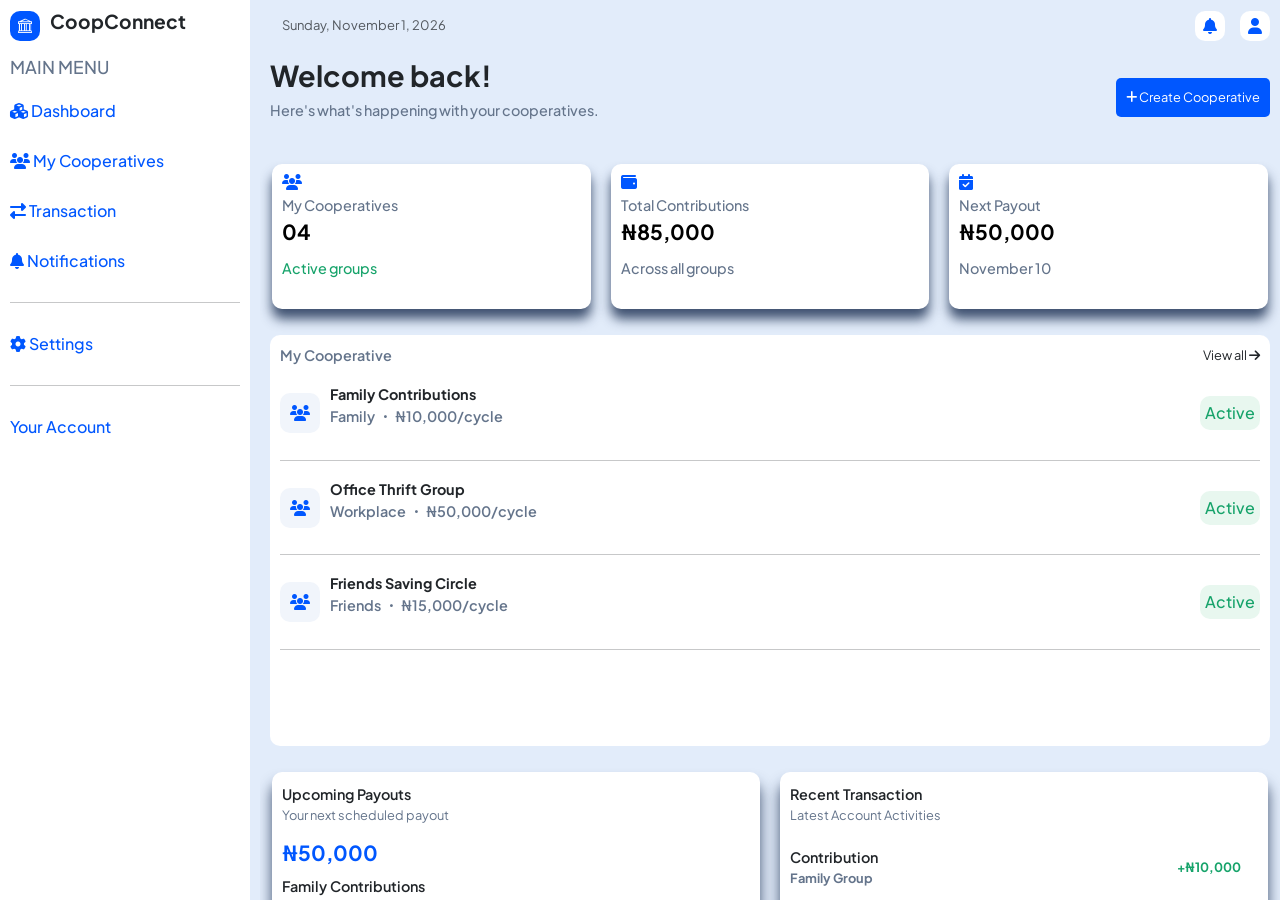
<file: main_dashboard.html>
<!DOCTYPE html>
<html lang="en">
<head>
  <meta charset="UTF-8">
  <meta name="viewport" content="width=device-width, initial-scale=1.0">
  <title>CoopConnect_About_Us</title>

  <!-- Google Font Inter -->
   <link rel="preconnect" href="https://fonts.googleapis.com">
<link rel="preconnect" href="https://fonts.gstatic.com" crossorigin>
<link href="https://fonts.googleapis.com/css2?family=Inter:ital,opsz,wght@0,14..32,100..900;1,14..32,100..900&display=swap" rel="stylesheet">

<!-- Google Font Plus Jakarta Sans
 -->

<link rel="preconnect" href="https://fonts.googleapis.com">
<link rel="preconnect" href="https://fonts.gstatic.com" crossorigin>
<link href="https://fonts.googleapis.com/css2?family=Inter:ital,opsz,wght@0,14..32,100..900;1,14..32,100..900&family=Plus+Jakarta+Sans:ital,wght@0,200..800;1,200..800&display=swap" rel="stylesheet">


  <!--Bootstrap Css-->
  <link href="https://cdn.jsdelivr.net/npm/bootstrap@5.0.2/dist/css/bootstrap.min.css" rel="stylesheet" integrity="sha384-EVSTQN3/azprG1Anm3QDgpJLIm9Nao0Yz1ztcQTwFspd3yD65VohhpuuCOmLASjC" crossorigin="anonymous">

  <!--font awesome---->
  <link rel="stylesheet"
    href="https://cdnjs.cloudflare.com/ajax/libs/font-awesome/6.6.0/css/all.min.css">

    <!-- Bootstrap Font Icon CSS -->
    <link rel="stylesheet" href="https://cdn.jsdelivr.net/npm/bootstrap-icons@1.5.0/font/bootstrap-icons.css">

    <link rel="stylesheet" href="dash.css">
</head>
<body>

  <div class="container-fluid dash-con">
    <!-- Side Bar -->
    <div class="sidebar">
      <div class="sidebar-head mb-3">
          <div class="nav-icon"><i class="bi-bank"></i></div>
          <h4>CoopConnect</h4>
      </div>
      <div class="sidenav">
        <h4>MAIN MENU</h4>
        <a href="main_dashboard.html" class="nav-link side-item active"><i class="fa-solid fa-cubes"></i> Dashboard</a>

        <a href="cooperatives.html" class="nav-link side-item">
          <i class="fa-solid fa-users"></i> My Cooperatives</a>
        <a href="transactions.html" class="nav-link side-item">
          <i class="fa-solid fa-right-left"></i> Transaction</a>
        <a href="notifications.html" class="nav-link side-item">
          <i class="fa-solid fa-bell"></i> Notifications</a>
          
        <hr>
        
        <a href="settings.html" class="nav-link side-item">
          <i class="fa-solid fa-gear"></i> Settings</a>

          <div class="mt-auto">
            <hr>
  
            <a href="account.html" class="nav-link">
              Your Account
            </a>
          </div>

      </div>
    </div>
    
    <!-- Main Dash Area -->
    <div class="main-dash">

      <div class="date-icon-con mb-3">
<!-- Date & Icon continer -->
        <div class="date-con">
          <input type="text" class="form-control" placeholder="Sunday, November 1, 2026" disabled>
        </div>

        <div class="dateicon-con">
          <button class="btn iconsdate">
            <i class="fa-solid fa-bell"></i>
          </button>
          <button class=" btn iconsdate">
            <i class="fa-solid fa-user"></i>
          </button>
        </div>
<!-- Date & Icon closing tag -->
      </div>

      <div class="gccb-con mb-3">
<!-- greeting and create cooperative button container -->
        <div class="g-con">
          <h2>Welcome back!</h2>
          <p>Here's what's happening with your cooperatives.</p>
        </div>

        <button type="button" class="btn">
          <i class="fa-solid fa-plus"></i>
          Create Cooperative
        </button>
<!-- greeting and create cooperative button container closing tag -->
      </div>

      <!-- Account dash Overview -->
      <div class="row ado-con mb-3 g-3">
        <button class="col-md ado-card">
          <i class="fa-solid fa-users"></i>
          <span>My Cooperatives</span>
          <h4>04</h4>
          <p id="active_p">Active groups</p>
        </button>


        <button class="col-md ado-card">
          <i class="fa-solid fa-wallet"></i>
          <span>Total Contributions</span>
          <h4>&#8358;85,000</h4>
          <p>Across all groups</p>
        </button>

        <button class="col-md ado-card">
          <i class="fa-solid fa-calendar-check"></i>
          <span>Next Payout</span>
          <h4>&#8358;50,000</h4>
          <p>November 10</p>
        </button>
      </div>

    <!-- main dash overview details -->
    <div class="main-over-con mb-3">
      <div class="mv-con mb-3">
        <span>My Cooperative</span>
        <a href="#" class="nav-link">View all <i class="fa-solid fa-arrow-right"></i></a>
      </div>
<!-- icon cooperative details status container  -->
        <a href="#" class="nav-link icds-con">

          <div class="icd-con">
            <div class="icd-icon">
              <i class="fa-solid fa-users"></i>
            </div>
            <div class="icdd">
              <span>Family Contributions</span>
              <p>Family <i class="bi-dot"></i> &#8358;10,000/cycle</p>
            </div>
          </div>

          <div class="ds-con">
            Active
          </div>
<!-- icon cooperative details status container closing tag -->
        </a>
        <hr>

        <!-- icon cooperative details status container  -->
        <a href="#" class="nav-link icds-con">

          <div class="icd-con">
            <div class="icd-icon">
              <i class="fa-solid fa-users"></i>
            </div>
            <div class="icdd">
              <span>Office Thrift Group</span>
              <p>Workplace <i class="bi-dot"></i> &#8358;50,000/cycle</p>
            </div>
          </div>

          <div class="ds-con">
            Active
          </div>
<!-- icon cooperative details status container closing tag -->
        </a>
        <hr>

        <!-- icon cooperative details status container  -->
        <a href="#" class="nav-link icds-con">

          <div class="icd-con">
            <div class="icd-icon">
              <i class="fa-solid fa-users"></i>
            </div>
            <div class="icdd">
              <span>Friends Saving Circle</span>
              <p>Friends <i class="bi-dot"></i> &#8358;15,000/cycle</p>
            </div>
          </div>

          <div class="ds-con">
            Active
          </div>
<!-- icon cooperative details status container closing tag -->
        </a>
        <hr>

<!-- main dash overview details closing tag -->
    </div>

    <div class="row pst-con g-3">
      <div class="col-md uprt-con">
        <span>Upcoming Payouts</span>
        <p>Your next scheduled payout</p>
        <h4>&#8358;50,000</h4>
        <span>Family Contributions</span>
        <p>November 10, 2026</p>
        <hr>
        <a href="#" class="nav-link">View payout schedule <i class="fa-solid fa-arrow-right"></i></a>
      </div>

      <div class="col-md uprt-con">
        <span>Recent Transaction</span>
        <p>Latest Account Activities</p>
        <a href="#" class="nav-link lattra">
          <div class="lattra-text">
            <span>Contribution</span>
            <p>Family Group</p>
          </div>
          <div class="alert">
            +&#8358;10,000
          </div>
        </a>
        <hr>

        <a href="#" class="nav-link lattra">
          <div class="lattra-text">
            <span>Payout</span>
            <p>Friends Circle</p>
          </div>
          <div class="debit">
            &#8358;30,000
          </div>
        </a>
        <hr>
        <a href="#" class="nav-link">View all transactions <i class="fa-solid fa-arrow-right"></i></a>
      </div>
    </div>

    <div class="mobile-nav d-md-none">
      <a href="main_dashboard.html" class="nav-link side-item"><i class="fa-solid fa-cubes"></i></a>
      <a href="cooperatives.html" class="nav-link side-item">
        <i class="fa-solid fa-users"></i></a>
      <a href="transactions.html" class="nav-link side-item">
        <i class="fa-solid fa-right-left"></i></a>
      <a href="notifications.html" class="nav-link side-item">
        <i class="fa-solid fa-bell"></i></a>        
      <a href="settings.html" class="nav-link side-item">
        <i class="fa-solid fa-gear"></i></a>
    </div>
<!-- Main dash closing tag -->
  </div>
</body>
</html>
</file>
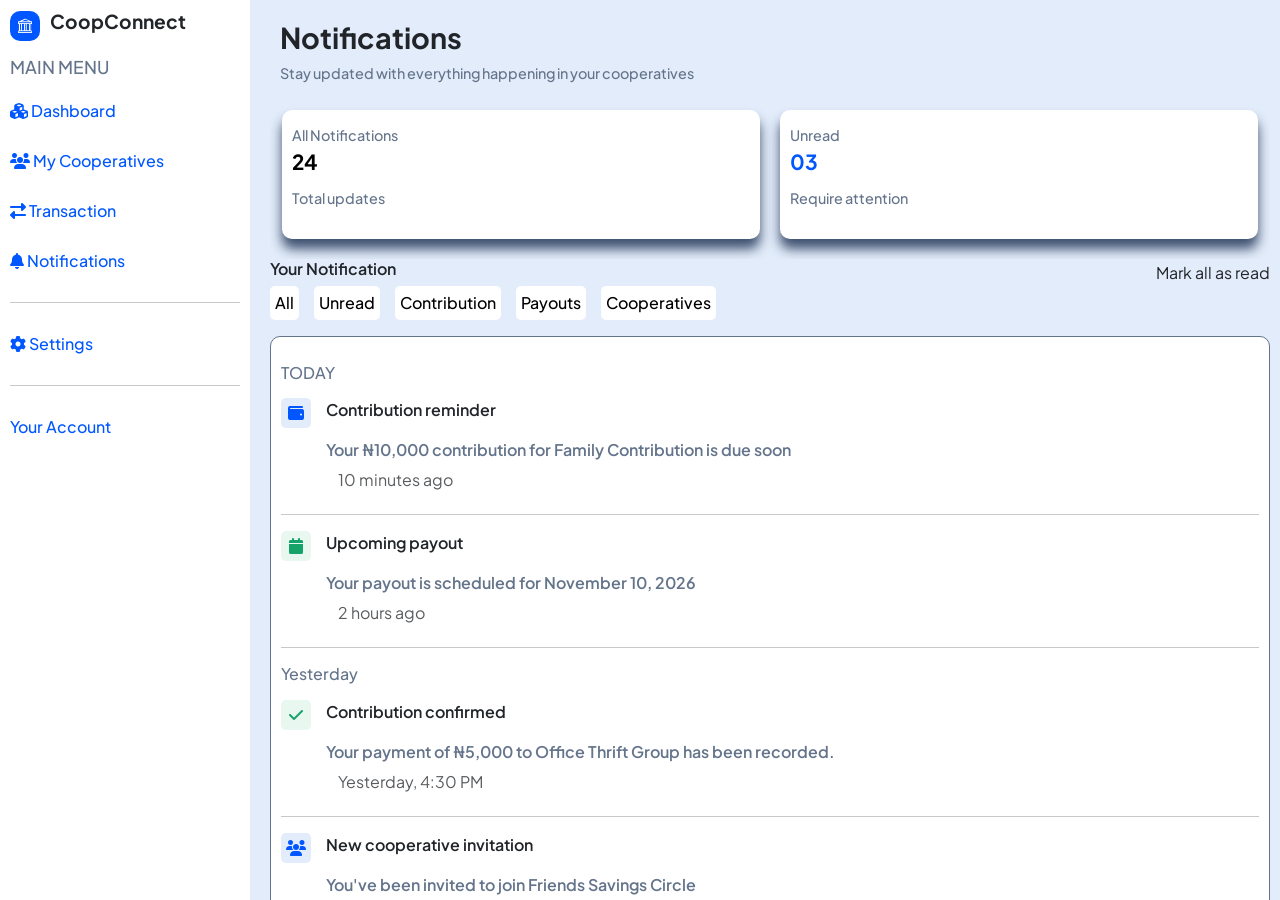
<file: notifications.html>
<!DOCTYPE html>
<html lang="en">
<head>
  <meta charset="UTF-8">
  <meta name="viewport" content="width=device-width, initial-scale=1.0">
  <title>CoopConnect_About_Us</title>

  <!-- Google Font Inter -->
   <link rel="preconnect" href="https://fonts.googleapis.com">
<link rel="preconnect" href="https://fonts.gstatic.com" crossorigin>
<link href="https://fonts.googleapis.com/css2?family=Inter:ital,opsz,wght@0,14..32,100..900;1,14..32,100..900&display=swap" rel="stylesheet">

<!-- Google Font Plus Jakarta Sans
 -->

<link rel="preconnect" href="https://fonts.googleapis.com">
<link rel="preconnect" href="https://fonts.gstatic.com" crossorigin>
<link href="https://fonts.googleapis.com/css2?family=Inter:ital,opsz,wght@0,14..32,100..900;1,14..32,100..900&family=Plus+Jakarta+Sans:ital,wght@0,200..800;1,200..800&display=swap" rel="stylesheet">


  <!--Bootstrap Css-->
  <link href="https://cdn.jsdelivr.net/npm/bootstrap@5.0.2/dist/css/bootstrap.min.css" rel="stylesheet" integrity="sha384-EVSTQN3/azprG1Anm3QDgpJLIm9Nao0Yz1ztcQTwFspd3yD65VohhpuuCOmLASjC" crossorigin="anonymous">

  <!--font awesome---->
  <link rel="stylesheet"
    href="https://cdnjs.cloudflare.com/ajax/libs/font-awesome/6.6.0/css/all.min.css">

    <!-- Bootstrap Font Icon CSS -->
    <link rel="stylesheet" href="https://cdn.jsdelivr.net/npm/bootstrap-icons@1.5.0/font/bootstrap-icons.css">

    <link rel="stylesheet" href="dash.css">
</head>
<body>

  <div class="container-fluid dash-con">
    <!-- Side Bar -->
    <div class="sidebar">
      <div class="sidebar-head mb-3">
          <div class="nav-icon"><i class="bi-bank"></i></div>
          <h4>CoopConnect</h4>
      </div>
      <div class="sidenav">
        <h4>MAIN MENU</h4>
        <a href="main_dashboard.html" class="nav-link side-item"><i class="fa-solid fa-cubes"></i> Dashboard</a>

        <a href="cooperatives.html" class="nav-link side-item">
          <i class="fa-solid fa-users"></i> My Cooperatives</a>

        <a href="transactions.html" class="nav-link side-item">
          <i class="fa-solid fa-right-left"></i> Transaction</a>
          
        <a href="notifications.html" class="nav-link side-item">
          <i class="fa-solid fa-bell"></i> Notifications</a>
          
        <hr>
        
        <a href="settings.html" class="nav-link side-item">
          <i class="fa-solid fa-gear"></i> Settings</a>

          <div class="mt-auto">
            <hr>
  
            <a href="account.html" class="nav-link">
              Your Account
            </a>
          </div>

      </div>
    </div>
    
    <!-- Main Dash Area -->
    <div class="main-dash">

      <div class="main-dash">
        <div class="coop-head mb-3">
          <h2>Notifications</h2>
          <p>Stay updated with everything happening in your cooperatives</p>
        </div>

        <div class="row ado-con g-3">
          <button class="col-md ado-card">
            <span>All Notifications</span>
            <h4>24</h4>
            <p>Total updates</p>
          </button>

          <button class="col-md ado-card">
            <span>Unread</span>
            <h4 class="debit">03</h4>
            <p>Require attention</p>
          </button>
        </div>
      </div>

      <div class="trans-head">
        <h4>Your Notification</h4>
        <a href="#" class="nav-link">Mark all as read</a>
      </div>

      <div class="coop-class mb-3">
      <a href="#">All</a>
      <a href="#">Unread</a>
      <a href="#">Contribution</a>
      <a href="#">Payouts</a>
      <a href="#">Cooperatives</a>
      </div>


      <div class="trans-con">
        <div class="not-date my-3">
          <h4>TODAY</h4>
        </div>

        <div class="notification-card">
          <div class="debit-trans">
            <i class="fa-solid fa-wallet"></i>
          </div>
          <div class="not-txt">
            <p>Contribution reminder</p>
            <span>Your &#8358;10,000 contribution for Family Contribution is due soon</span>
            <input type="text" class="form-control" placeholder="10 minutes ago">
          </div>
        </div>
        <hr>

        <div class="notification-card">
          <div class="alert-trans">
            <i class="fa-solid fa-calendar"></i>
          </div>
          <div class="not-txt">
            <p>Upcoming payout</p>
            <span>Your payout is scheduled for November 10, 2026</span>
            <input type="text" class="form-control" placeholder="2 hours ago">
          </div>
        </div>
        <hr>
        <div class="not-date my-3">
          <h4>Yesterday</h4>
        </div>

        <div class="notification-card">
          <div class="alert-trans">
            <i class="fa-solid fa-check"></i>
          </div>
          <div class="not-txt">
            <p>Contribution confirmed</p>
            <span> Your payment of &#8358;5,000 to Office Thrift Group has been recorded.</span>
            <input type="text" class="form-control" placeholder="Yesterday, 4:30 PM">
          </div>
        </div>
        <hr>

        <div class="notification-card">
          <div class="debit-trans">
            <i class="fa-solid fa-users"></i>
          </div>
          <div class="not-txt">
            <p>New cooperative invitation</p>
            <span>You've been invited to join Friends Savings Circle</span>
            <input type="text" class="form-control" placeholder="Yesterday, 11:15 AM">
          </div>
        </div>
        <hr>

        <div class="not-cta">
          <a href="#" class="nav-link">Load more notifications <i class="fa-solid fa-arrow-down"></i></a>
        </div>
      </div>
      


      <div class="mobile-nav d-md-none">
          <a href="main_dashboard.html" class="nav-link side-item"><i class="fa-solid fa-cubes"></i></a>
          <a href="cooperatives.html" class="nav-link side-item">
            <i class="fa-solid fa-users"></i></a>
          <a href="transactions.html" class="nav-link side-item">
            <i class="fa-solid fa-right-left"></i></a>
          <a href="notifications.html" class="nav-link side-item">
            <i class="fa-solid fa-bell"></i></a>        
          <a href="settings.html" class="nav-link side-item">
            <i class="fa-solid fa-gear"></i></a>
      </div>
<!-- Main dash closing tag -->
  </div>
</body>
</html>
</file>
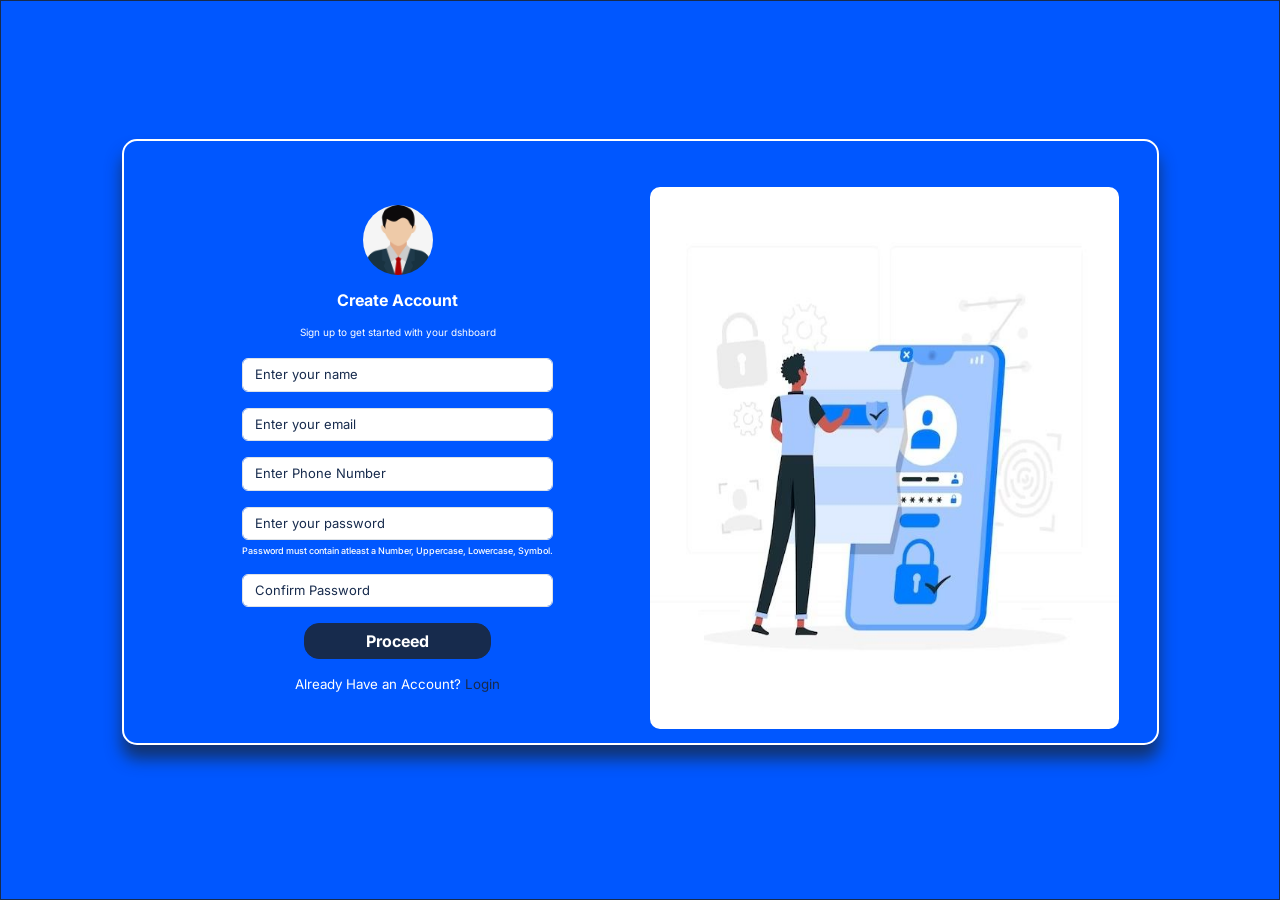
<file: register.html>
<!DOCTYPE html>
<html lang="en">
<head>
  <meta charset="UTF-8">
  <meta name="viewport" content="width=device-width, initial-scale=1.0">
  <title>CoopConnect_Login</title>

   <!-- Google Font Inter -->
   <link rel="preconnect" href="https://fonts.googleapis.com">
<link rel="preconnect" href="https://fonts.gstatic.com" crossorigin>
<link href="https://fonts.googleapis.com/css2?family=Inter:ital,opsz,wght@0,14..32,100..900;1,14..32,100..900&display=swap" rel="stylesheet">

  <!--Bootstrap Css-->
  <link href="https://cdn.jsdelivr.net/npm/bootstrap@5.0.2/dist/css/bootstrap.min.css" rel="stylesheet" integrity="sha384-EVSTQN3/azprG1Anm3QDgpJLIm9Nao0Yz1ztcQTwFspd3yD65VohhpuuCOmLASjC" crossorigin="anonymous">

  <!--font awesome---->
  <link rel="stylesheet"
    href="https://cdnjs.cloudflare.com/ajax/libs/font-awesome/6.6.0/css/all.min.css">

    <!-- Bootstrap Font Icon CSS -->
    <link rel="stylesheet" href="https://cdn.jsdelivr.net/npm/bootstrap-icons@1.5.0/font/bootstrap-icons.css">

  <link rel="stylesheet" href="ls.css">

</head>
<body>

    <div class="container ls-main-con">
    <div class="row ls-con g-3">
      <div class="col-md ls-dis-con">
        <img src="images/user_icon.jpg" class="rounded-circle mb-3 user-icon" alt="Circular Image">

        <div class="ls-text mb-3">
          <h3>Create Account</h3>
          <span>Sign up to get started with your dshboard</span>
        </div>

        <form>
          <div class="mb-3 input-con">
            <label for="Fname" class="form-label visually-hidden">Full Name</label>
            <input type="text" class="form-control" placeholder="Enter your name" id="nameInput">
          </div>

          <div class="mb-3 input-con">
            <label for="Email" class="form-label visually-hidden">Email</label>
            <input type="email" class="form-control" id="emailInput" placeholder="Enter your email">
          </div>

          <div class="mb-3 input-con">
            <label for="Pnumber" class="form-label visually-hidden">Phone Number</label>
            <input type="tel" class="form-control" id="pnumberInput" placeholder="Enter Phone Number">
          </div>

          <div class="mb-3 input-con">
            <label for="Password" class="form-label visually-hidden">Password</label>
            <input type="password" class="form-control" id="passwordInput" placeholder="Enter your password">
            <div class="form-text form-text">
              Password must contain atleast  a Number, Uppercase, Lowercase, Symbol.
            </div>
          </div>

          <div class="mb-3 input-con">
            <label for="Password" class="form-label visually-hidden">Confirm Password</label>
            <input type="password" class="form-control" id="passwordInput" placeholder="Confirm Password">

          </div>
        </form>

          <!-- <div class="fp-con">
            <a href="#" class="nav-link">Forgotten Password</a>
          </div> -->

          <div class="ls-btn mb-3">
            <a href="#" type="button" class="btn">Proceed</a>
          </div>

          <div class="ls-request">
            <p>Already Have an Account? <a href="login.html">Login</a></p>
          </div>
      </div>

      <div class="col-md d-none d-md-block ls-img-con">
        <img src="images/login_illustration.jpg" alt="Login Illustration" class="img-fluid">
      </div>
      </form>
    </div>
  </div>
</body>
</html>
</file>
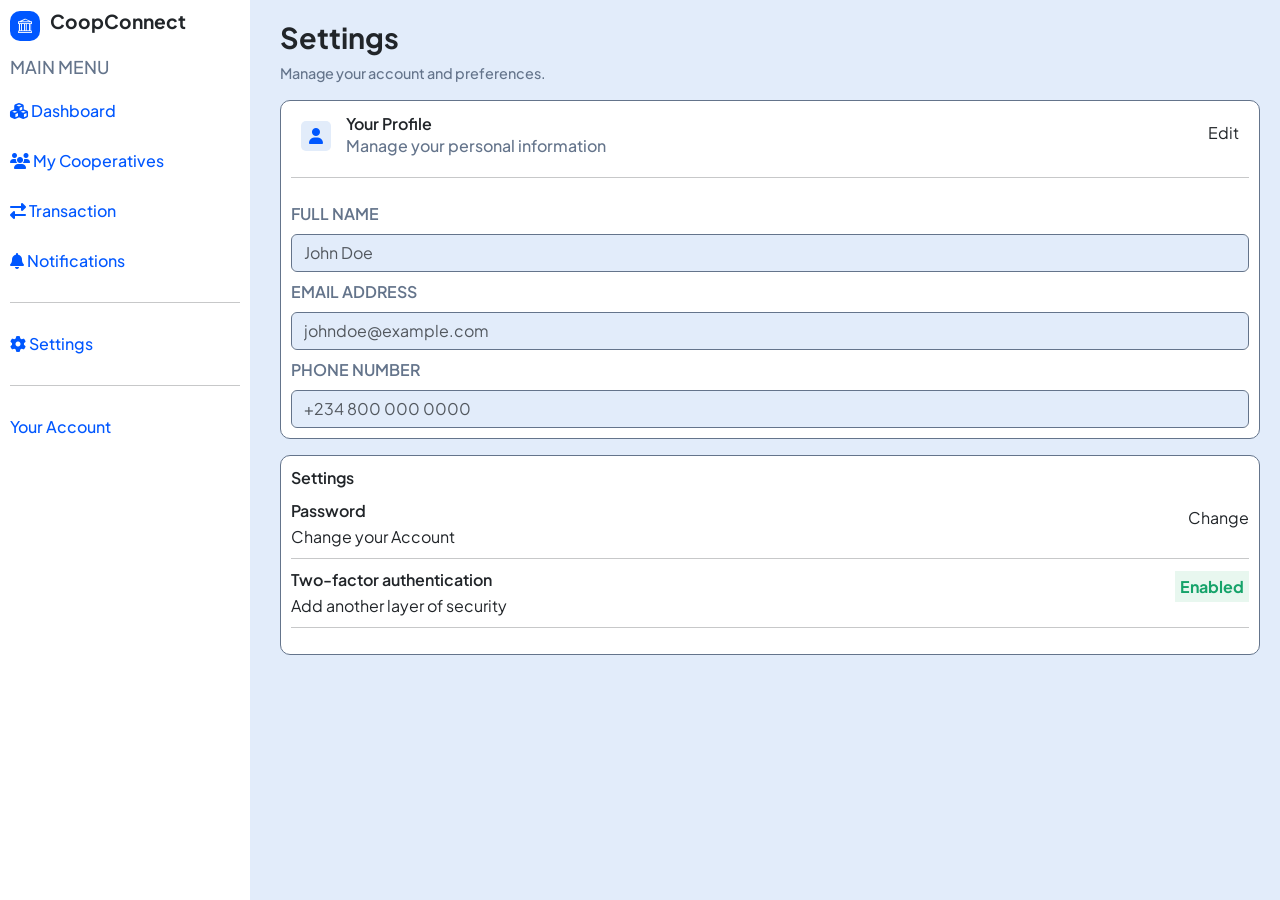
<file: settings.html>
<!DOCTYPE html>
<html lang="en">
<head>
  <meta charset="UTF-8">
  <meta name="viewport" content="width=device-width, initial-scale=1.0">
  <title>CoopConnect_About_Us</title>

  <!-- Google Font Inter -->
   <link rel="preconnect" href="https://fonts.googleapis.com">
<link rel="preconnect" href="https://fonts.gstatic.com" crossorigin>
<link href="https://fonts.googleapis.com/css2?family=Inter:ital,opsz,wght@0,14..32,100..900;1,14..32,100..900&display=swap" rel="stylesheet">

<!-- Google Font Plus Jakarta Sans
 -->

<link rel="preconnect" href="https://fonts.googleapis.com">
<link rel="preconnect" href="https://fonts.gstatic.com" crossorigin>
<link href="https://fonts.googleapis.com/css2?family=Inter:ital,opsz,wght@0,14..32,100..900;1,14..32,100..900&family=Plus+Jakarta+Sans:ital,wght@0,200..800;1,200..800&display=swap" rel="stylesheet">


  <!--Bootstrap Css-->
  <link href="https://cdn.jsdelivr.net/npm/bootstrap@5.0.2/dist/css/bootstrap.min.css" rel="stylesheet" integrity="sha384-EVSTQN3/azprG1Anm3QDgpJLIm9Nao0Yz1ztcQTwFspd3yD65VohhpuuCOmLASjC" crossorigin="anonymous">

  <!--font awesome---->
  <link rel="stylesheet"
    href="https://cdnjs.cloudflare.com/ajax/libs/font-awesome/6.6.0/css/all.min.css">

    <!-- Bootstrap Font Icon CSS -->
    <link rel="stylesheet" href="https://cdn.jsdelivr.net/npm/bootstrap-icons@1.5.0/font/bootstrap-icons.css">

    <link rel="stylesheet" href="dash.css">
</head>
<body>

  <div class="container-fluid dash-con">
    <!-- Side Bar -->
    <div class="sidebar">
      <div class="sidebar-head mb-3">
          <div class="nav-icon"><i class="bi-bank"></i></div>
          <h4>CoopConnect</h4>
      </div>
      <div class="sidenav">
        <h4>MAIN MENU</h4>
        <a href="main_dashboard.html" class="nav-link side-item"><i class="fa-solid fa-cubes"></i> Dashboard</a>
        <a href="cooperatives.html" class="nav-link side-item">
          <i class="fa-solid fa-users"></i> My Cooperatives</a>
        <a href="transactions.html" class="nav-link side-item">
          <i class="fa-solid fa-right-left"></i> Transaction</a>
        <a href="notifications.html" class="nav-link side-item">
          <i class="fa-solid fa-bell"></i> Notifications</a>
          
        <hr>
        
        <a href="settings.html" class="nav-link side-item">
          <i class="fa-solid fa-gear"></i> Settings</a>

          <div class="mt-auto">
            <hr>
  
            <a href="account.html" class="nav-link">
              Your Account
            </a>
          </div>

      </div>
    </div>
    
    <!-- Main Dash Area -->
    <div class="main-dash">

      <div class="main-dash">
        <div class="coop-head mb-3">
          <h2>Settings</h2>
          <p>Manage your account and preferences.</p>
        </div>

        <div class="trans-con mb-3">
          <div class="sets-head">
            <div class="sets-head-txt">
              <div class="debit-trans">
                <i class="fa-solid fa-user"></i>
              </div>
  
              <div class="sets-txt-h">
                <p>Your Profile</p>
                <span>Manage your personal information</span>
              </div>
            </div>

            <a href="#" class="nav-link">Edit</a>
          </div>
          <hr>

          <div class="user-dets">
            <span>FULL NAME</span>
            <input type="text" class="form-control" placeholder="John Doe" disabled>
            <span>EMAIL ADDRESS</span>
            <input type="text" class="form-control" placeholder="johndoe@example.com" disabled>
            <span>PHONE NUMBER</span>
            <input type="text" class="form-control" placeholder="+234 800 000 0000" disabled>
          </div>
        </div>

        <div class="trans-con">
          <p>Settings</p>

          <div class="sets">
            <div class="sets-det">
              <p>Password</p>
              <span>Change your Account</span>
            </div>
            <a href="#" class="nav-link">Change</a>
          </div>
          <hr>

          <div class="sets">
            <div class="sets-det">
              <p>Two-factor authentication</p>
              <span>Add another layer of security</span>
            </div>
            <div class="trans-amt-stats">
              <span>Enabled</span>
            </div>
          </div>
          <hr>
        </div>

          
      

      <div class="mobile-nav d-md-none">
          <a href="main_dashboard.html" class="nav-link side-item"><i class="fa-solid fa-cubes"></i></a>
          <a href="cooperatives.html" class="nav-link side-item">
            <i class="fa-solid fa-users"></i></a>
          <a href="transactions.html" class="nav-link side-item">
            <i class="fa-solid fa-right-left"></i></a>
          <a href="notifications.html" class="nav-link side-item">
            <i class="fa-solid fa-bell"></i></a>        
          <a href="settings.html" class="nav-link side-item">
            <i class="fa-solid fa-gear"></i></a>
      </div>
<!-- Main dash closing tag -->
  </div>
</body>
</html>
</file>
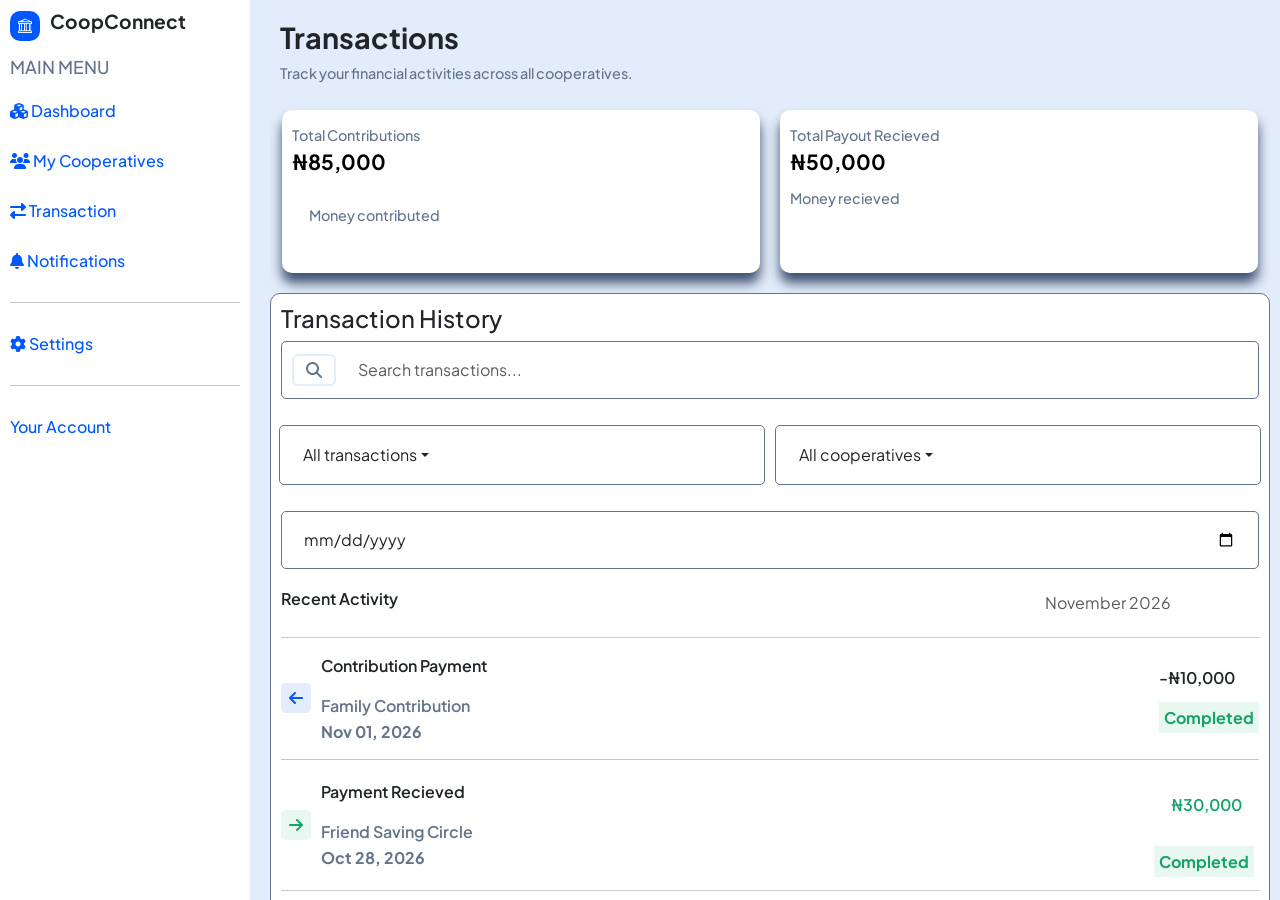
<file: transactions.html>
<!DOCTYPE html>
<html lang="en">
<head>
  <meta charset="UTF-8">
  <meta name="viewport" content="width=device-width, initial-scale=1.0">
  <title>CoopConnect_About_Us</title>

  <!-- Google Font Inter -->
   <link rel="preconnect" href="https://fonts.googleapis.com">
<link rel="preconnect" href="https://fonts.gstatic.com" crossorigin>
<link href="https://fonts.googleapis.com/css2?family=Inter:ital,opsz,wght@0,14..32,100..900;1,14..32,100..900&display=swap" rel="stylesheet">

<!-- Google Font Plus Jakarta Sans
 -->

<link rel="preconnect" href="https://fonts.googleapis.com">
<link rel="preconnect" href="https://fonts.gstatic.com" crossorigin>
<link href="https://fonts.googleapis.com/css2?family=Inter:ital,opsz,wght@0,14..32,100..900;1,14..32,100..900&family=Plus+Jakarta+Sans:ital,wght@0,200..800;1,200..800&display=swap" rel="stylesheet">


  <!--Bootstrap Css-->
  <link href="https://cdn.jsdelivr.net/npm/bootstrap@5.0.2/dist/css/bootstrap.min.css" rel="stylesheet" integrity="sha384-EVSTQN3/azprG1Anm3QDgpJLIm9Nao0Yz1ztcQTwFspd3yD65VohhpuuCOmLASjC" crossorigin="anonymous">

  <!--font awesome---->
  <link rel="stylesheet"
    href="https://cdnjs.cloudflare.com/ajax/libs/font-awesome/6.6.0/css/all.min.css">

    <!-- Bootstrap Font Icon CSS -->
    <link rel="stylesheet" href="https://cdn.jsdelivr.net/npm/bootstrap-icons@1.5.0/font/bootstrap-icons.css">

    <link rel="stylesheet" href="dash.css">
</head>
<body>

  <div class="container-fluid dash-con">
    <!-- Side Bar -->
    <div class="sidebar">
      <div class="sidebar-head mb-3">
          <div class="nav-icon"><i class="bi-bank"></i></div>
          <h4>CoopConnect</h4>
      </div>
      <div class="sidenav">
        <h4>MAIN MENU</h4>
        <a href="main_dashboard.html" class="nav-link side-item"><i class="fa-solid fa-cubes"></i> Dashboard</a>
        <a href="cooperatives.html" class="nav-link side-item">
          <i class="fa-solid fa-users"></i> My Cooperatives</a>
        <a href="transactions.html" class="nav-link side-item">
          <i class="fa-solid fa-right-left"></i> Transaction</a>
        <a href="notifications.html" class="nav-link side-item">
          <i class="fa-solid fa-bell"></i> Notifications</a>
          
        <hr>
        
        <a href="settings.html" class="nav-link side-item">
          <i class="fa-solid fa-gear"></i> Settings</a>

          <div class="mt-auto">
            <hr>
  
            <a href="account.html" class="nav-link">
              Your Account
            </a>
          </div>

      </div>
    </div>
    
    <!-- Main Dash Area -->
    <div class="main-dash">

      <div class="main-dash">
        <div class="coop-head mb-3">
          <h2>Transactions</h2>
          <p>Track your financial activities across all cooperatives.</p>
        </div>

        <div class="row ado-con g-3">
          <button class="col-md ado-card">
            <span>Total Contributions</span>
            <h4>&#8358;85,000</h4>
            <p class="alert">Money contributed</p>
          </button>

          <button class="col-md ado-card">
            <span>Total Payout Recieved</span>
            <h4>&#8358;50,000</h4>
            <p class="debit">Money recieved</p>
          </button>
        </div>
      </div>

      <div class="trans-con">
        <h4>Transaction History</h4>

        <!-- Search Bar -->
      
      <div class="coop-searchbar mb-3">
      <i class="fa-solid fa-magnifying-glass btn"></i>
      <input type="text" class="form-control" placeholder="Search transactions...">
      </div>

      <div class="row mb-3 searchbar-con">
        <div class="col-md coop-searchbar">
          <button class="btn dropdown-toggle" data-bs-toogle="dropdown">All transactions</button>
          <div class="dropdown-menu">
            <a href="#" class="dropdown-item">Recieved</a>
            <a href="#" class="dropdown-item">Paid</a>
        </div>
        </div>
        <div class="col-md coop-searchbar">
          <button class="btn dropdown-toggle" data-bs-toogle="dropdown">All cooperatives</button>
          <div class="dropdown-menu">
            <a href="#" class="dropdown-item">Friends</a>
            <a href="#" class="dropdown-item">Family</a>
            <a href="#" class="dropdown-item">Work</a>
            <a href="#" class="dropdown-item">Others</a>
        </div>
        </div>
      </div>

      <div class="datebar mb-3">
        <input type="date" class="form-control" placeholder="Date range.">
        <!-- <i class="fa-solid fa-calendar"></i> -->
      </div>


      <div class="trans-head">
        <h4>Recent Activity</h4>
        <input type="text" class="form-control" placeholder="November 2026" disabled>
      </div>
      <hr>

      <div class="trans">
        <div class="trans-dets-con">
          <div class="debit-trans">
            <i class="fa-solid fa-arrow-left"></i>
          </div>  
            <div class="transdets">
              <p>Contribution Payment</p>
              <span>
                Family Contribution
              </span>
              <input type="text" class="form-text" placeholder="Nov 01, 2026" disabled>
            </div>
        </div>

        <div class="trans-amt-stats">
          <p>-&#8358;10,000</p>
          <span>Completed</span>
        </div>
      </div>
      <hr>

      <div class="trans">
        <div class="trans-dets-con">
          <div class="alert-trans">
            <i class="fa-solid fa-arrow-right"></i>
          </div>  
            <div class="transdets">
              <p>Payment Recieved</p>
              <span>
                Friend Saving Circle
              </span>
              <input type="text" class="form-text" placeholder="Oct 28, 2026" disabled>
            </div>
        </div>

        <div class="trans-amt-stats">
          <p class="alert">&#8358;30,000</p>
          <span>Completed</span>
        </div>
      </div>
      <hr>

      <div class="trans">
        <div class="trans-dets-con">
          <div class="debit-trans">
            <i class="fa-solid fa-arrow-left"></i>
          </div>  
            <div class="transdets">
              <p>Contribution Payment</p>
              <span>
                Office Thrift Group
              </span>
              <input type="text" class="form-text" placeholder="Oct 25, 2026" disabled>
            </div>
        </div>

        <div class="trans-amt-stats">
          <p>-&#8358;5,000</p>
          <span>Completed</span>
        </div>
      </div>
      <hr>

      <div class="trans">
        <div class="trans-dets-con">
          <div class="alert-trans">
            <i class="fa-solid fa-arrow-right"></i>
          </div>  
            <div class="transdets">
              <p>Payment Recieved</p>
              <span>
                Family Contribution
              </span>
              <input type="text" class="form-text" placeholder="Oct 28, 2026" disabled>
            </div>
        </div>

        <div class="trans-amt-stats">
          <p class="alert">&#8358;20,000</p>
          <span>Completed</span>
        </div>
      </div>
      <hr>

      <div class="trans-head">
        <input type="text" class="form-control" placeholder="Showing 4 of 24 Transactions" disabled>
        <a href="#" class="nav-link">Show all</a>
      </div>


      </div>

      

      <div class="mobile-nav d-md-none">
          <a href="main_dashboard.html" class="nav-link side-item"><i class="fa-solid fa-cubes"></i></a>
          <a href="cooperatives.html" class="nav-link side-item">
            <i class="fa-solid fa-users"></i></a>
          <a href="transactions.html" class="nav-link side-item">
            <i class="fa-solid fa-right-left"></i></a>
          <a href="notifications.html" class="nav-link side-item">
            <i class="fa-solid fa-bell"></i></a>        
          <a href="settings.html" class="nav-link side-item">
            <i class="fa-solid fa-gear"></i></a>
      </div>
<!-- Main dash closing tag -->
  </div>



  <script src="https://cdn.jsdelivr.net/npm/bootstrap@5.3.3/dist/js/bootstrap.bundle.min.js"></script>
</body>
</html>
</file>
<file: style.css>
* {
  font-family: "Inter", sans-serif;
  padding: 0;
  margin: 0;
}

body {
  background-color: #0057FF;
  padding: 0px;
}

p {
  font-weight: 400;
}

h1 {
  font-weight: 700;
}

.navbar-layout {
  position: fixed;
  top: 0;
  bottom: 0;
  z-index: 1000;
  height: fit-content;
  padding: 10px;
  display: flex;
  justify-content: space-between;
  align-items: center;
  background-color: #ffffff;
}

.navbar-layout a {
  color: #172B4D;
  font-size: 0.9rem;

}

.nav-tog-btn{
  background-color: #0057FF;
  color: #ffffff;
}

.navbrand {
  display: flex;
  justify-content: center;
  align-items: center;
  gap: 10px;
}

.brandname-info {
  display: flex;
  flex-direction: column;

}

.nav-links {
  display: flex;
  gap: 40px;
  font-weight: 600;
}

.nav-links a {
  font-size: 0.9rem;
}

.nav-cta {
  display: flex;
  align-items: center;
  gap: 15px;
}

.cta-navlog button {
  width: fit-content;
  height: fit-content;
  padding: 5px 10px;
  background-color: #ffffff;
  border: 2px solid #0057FF;
  border-radius: 10px;
  color: #172B4D;
  font-weight: 600;
}

.cta-nav button{
  width: fit-content;
  height: fit-content;
  padding: 7px 10.5px;
  background-color: #0057FF;
  border: none;
  border-radius: 10px;
  color: #ffffff;
  font-weight: 600;
}

.cta-nav button:hover {
  background-color: #003CC7;
  width: fit-content;
  padding: 7px 12px;
  transition: 1s ease;
  transform: translateY(-3px);
}

.cta-navlog button:hover {
  border:  2px solid #003CC7;
  padding: 6px 12px;
  transition: 1s ease;
  transform: translateY(3px);
}

.nav-icon {
  background-color: #0057FF;
  color:#ffffff;
  width: fit-content;
  padding: 5px 7px;
  border-radius: 10px;
  font-size: 18px;
  font-weight: 700;
}

.nav-cta a {
  color: #ffffff;
  font-size: 0.9rem;
}


.hero {
  padding-top: 20px;
  display: flex;
  align-items: center;
  justify-content: center;
  background-color: #ffffff;
  color: #172B4D;
}

@media (max-width:768px) {
  .hero {
    padding: 20px;
  }
}

@media (max-width:900px) {
  .nav-links {
    gap: 30px;
  }

  .nav-links a{
    font-size: 12px;
  }

  .navbar-layout .nav-cta{
    gap: 10px;
  }

  .navbar-layout .nav-cta a {
    font-size: 10px;
  }
}

@media (max-width:850px) {

  .nav-links {
    gap: 20px;
  }

  .nav-links a{
    font-size: 10px;
  }
}

.hero-info h1 {
  font-size: 2rem;
  font-weight: 700;
  color: #172B4D;
}

.hero-info p {
  font-weight: 400;
  color: #172B4D;
}

.hero-cta {
  display: flex;
  justify-content: center;
  align-items: center;
}

/* .getstartedcta {
  background-color: #0057FF;
  color: #ffffff;
  border: none;
  border-radius: 10px;
} */

#features {
  display: flex;
  align-items: center;
  justify-content: center;
}

#features h1 {
  font-size: 25px;
  color: #ffffff;
}

.features-stats {
  background-color: #ffffff;
  color: #172B4D;
  padding: 20px;
  border: none;
  border-radius: 10px;
  box-shadow: 0 11px 15px rgba(0, 60, 0, 0.8);
}

.features-stats-container {
  margin: 30px 0px;
  display: flex;
  justify-content: center;
  align-items: center;
  text-align: center;
  gap: 20px;
}

.features-stats h1 {
  font-weight: bold;
}

/* how rotational savings work idea 2 */

/* .hrsw {
  margin: 40px 0px;
  display: flex;
  gap: 20px;
  justify-content: center;
  color: #172B4D;

}

.hrsw-head {
 text-align: center;
 color: #ffffff;
}

.hrsw-con1 {
  border: 1px solid #ffffff;
  padding: 15px;
  border-radius: 10px;
}

.hrsw-card-con {
  display: flex;
  align-items: center;
  justify-content: flex-start;
  gap: 15px;
  padding: 10px;
  color: #172B4D;
}

.icon-hrsw {
  width: fit-content;
  height: fit-content;
  padding: 6px;
  border: 1px solid #ffffff;
  color: #172B4D;
  border-radius: 20%;
}

.hrsw-card {
  border-radius: 10px;
  border: 1px solid #ffffff;
  padding: 10px;
}

.hrsw-card h2 {
  font-size: 1.5rem;
  font-weight: 700;
  text-align: center;
}

.hrsw-con2 {
  border: 1px solid #ffffff;
  padding: 15px;
  border-radius: 10px;
  display: flex;
  align-items: center;
} */

.hrsw {
  padding-top: 40px;
  justify-self: center;
  text-align: center;
  color: #ffffff;
}

.hrsw-row-con {
  gap: 20px;
  margin: 20px;
}

.hrsw-card {
  text-align: center;
  background-color: #ffffff;
  color: #172B4D;
  border-radius: 10px;
  padding: 15px;
  box-shadow: 0 10px 15px rgba(0, 60, 0, 0.8);
}

.hrsw-card h2 {
  font-size: 1.5rem;
  font-weight: 700;
}

.hrsw-card p {
  font-weight: 400;
}

.hrsw-example {
  width: 80%;
  border: 2px solid #ffffff;
  justify-self: center;
  padding: 15px;
  border-radius: 10px;
  color: #ffffff;
  box-shadow: 0 15px 20px rgba(0, 60, 0, 0.8);
}

.hrsw-example h3 {
  font-size: 1rem;
  font-weight: 700;
}

.hrsw-example span {
  font-size: 0.8rem;
  font-weight: 400;
}

.dashboard-hiw {
  margin: 50px 0px;
}

.dashboard-preview {
  border: 1px solid;
  border-radius: 10px;
  padding: 20px;
  background-color: #F1F5FB;
  color: #172B4D;
} 

.dashboard-preview h3 {
  font-size: 1.2rem;
  font-weight: 700;
}

.dashboard-preview h4 {
  font-weight: bold;
}

.dashboard-prew-head {
  display: flex;
  align-items: center;
  line-height: 15px;
  gap: 10px;
}

.das-prew-icon {
  align-self: flex-start;
  font-size: 1.5rem;
}

.dash-prew-intro {
  font-size: 1.2rem;
}

.dash-prew-intro p {
  font-size: 1rem;
  color: #64748B;
}


.account-overview {
  gap: 10px;
  display: flex;
  justify-content: space-between;
}

.prew {
  width: 50%;
  background-color: #ffffff;
  border-radius: 5px;
  padding: 10px;
  box-shadow: 0 12px 18px rgba(23, 43, 77, 0.05);
}

@media (max-width:768px) {
  .prew {
    width: 100%;
  }
}

.prew span {
  font-weight: 600;
  color: #64748B;
}

.mp-container {
  display: flex;
  justify-content: space-between;
  padding: 5px;
}

.tracker-con {
  background-color: #F8FAFF;
  height: 10px;
  border-radius: 10px;
}

.tracker {
  background-color: #003CC7;
  height: 10px;
  width: 80%;
  border-radius: 10px;
}

.cp-container {
  width: 100%;
  background-color: #ffffff;
  padding: 10px;
  border: none;
  border-radius: 10px;
  justify-self: center;
  box-shadow: 0 12px 18px rgba(23, 43, 77, 0.05);
}

.thickspan {
  font-weight: 600;
  color: #64748B;
}

.member-sche {
  display: flex;
  justify-content: space-between;
  text-align: justify;
}

.up-container {
  width: 100%;
  justify-self: center;
  background-color: #ffffff;
  padding: 10px;
  border: none;
  border-radius: 10px;
  box-shadow: 0 12px 18px rgba(23, 43, 77, 0.05);
}

.ttt-hiw {
  margin: 50px 0px;
  justify-self: center;
}

.ttt-con {
  border: 2px solid #ffffff;
  box-shadow: 0 15px 20px rgba(0, 60, 0, 0.8);
  padding: 20px;
  border-radius: 10px;
}

.ttt-con hr {
  width: 80%;
  border: 1.5px solid #ffffff;
  color: #ffffff;
  border-radius: 10px;
  text-align: center;
  justify-self: center;
  font-weight: bolder;
  font-size: medium;
}

.ttt-card-con {
  display: flex;
  gap: 20px;
  color: #ffffff;
}

.ttt-icon {
  width: fit-content;
  height: fit-content;
  font-size: 1rem;
  padding: 12px;
  background-color: #ffffff;
  border-radius: 10px;
  color: #0057FF;
}

.ttt-example {
  width: 90%;
  border: 2px solid #ffffff;
  display: flex;
  gap: 15px;
  justify-self: center;
  padding: 15px;
  border-radius: 10px;
  color: #ffffff;
  box-shadow: 0 10px 15px rgba(0, 60, 0, 0.8);
}

.ttt-example-icon {
  align-self: flex-start;
  font-size: 1.5rem;
}

.faq-hiw {
  width: 90%;
  margin: 50px 0px;
  border: 2px solid #ffffff;
  border-radius: 10px;
  padding: 15px;
  justify-self: center;
  box-shadow: 0 15px 20px rgba(0, 60, 0, 0.8);
}

.accordion-con {
  justify-self: center;
  width: 100%;
}

.accordion-card {
  margin-bottom: 10px;
  border: none;
  border-radius: 15px;
  color: #172B4D;
}

.accordion-card button {
  font-weight: bold;
}

.card-body {
  font-weight: 400;
}

.about-page {
  padding: 20px;
}

.about-about {
  margin: 50px 0px;
  background-color: #ffffff;
  padding: 15px;
  border: none;
  border-radius: 10px;
}

.about-about p {
  color: #172B4D;
  font-weight: 500;
}

.about-about h3 {
  font-size: 1rem;
  color: #0057FF;
  font-weight: 700;
}

.about-about h1 {
  font-size: 1.8rem;
  color: #172B4D;
}

.about-about-dets {
  width: 60%;
  display: flex;
  align-items: center;
  gap: 7px;
  color: #64748B;
}

.mv-container {
  gap: 10px;
  display: flex;
  justify-content: space-between;
  margin: 50px 0px;
}

.mv {
  width: 50%;
  background-color: #ffffff;
  box-shadow: 0 12px 18px rgba(23, 43, 77, 0.05);
  border-radius: 10px;
  padding: 10px;
}

@media(max-width:768px) {
  .mv {
    width: 100%;
  }
}


.mv-icon {
  color: #0057FF;
  font-weight: 700;
  font-size: 1.2rem;
  margin-bottom: 7px;
}

.mv-content h3{
  font-weight: 700;
}

.mv-content p {
  font-weight: 400;
}


.partners-con {
  margin: 50px 0px;
  width: 90%;
  border: 2px solid #ffffff;
  display: flex;
  flex-direction: column;
  align-items: center;
  justify-self: center;
  padding: 20px;
  border-radius: 10px;
  box-shadow: 0 10px 12px rgba(23, 43, 77, 0.8);
}

.partner-card-container {
  padding: 15px;
  gap: 10px;
  display: flex;
  justify-content: center;
  align-items: center;
}

.partner-card {
  padding: 10px;
  text-align: center;
  border: 2px solid #ffffff;
  border-radius: 10px;
  color: #ffffff;
}

.partner-card h3 {
  font-size: 1.2rem;
}

.partner-card i {
  font-size: 1.2rem;
}

.core-about {
  color: #ffffff;
  justify-self: center;
  text-align: center;
}

.core-about h3 {
  font-weight: 700;
}

.core-about span {
  font-weight: 400;
}

.about-cta {
  margin: 50px 0px;
  text-align: center;
}

.about-cta {
  width: 90%;
  background-color: #ffffff;
  padding: 15px;
  border: none;
  border-radius: 10px;
  justify-self: center;
  color: #172B4D;
}

.about-cta p {
  font-weight: 400;
}

.about-cta h3 {
  font-weight: 700;
}

.git-con {
  width: 90%;
  justify-self: center;
  margin: 50px 0px;
  padding: 0;
  border: 2px solid #ffffff;
  border-radius: 10px;
  box-shadow: 0 12px 14px rgba(23, 43, 77, 0.8);
}

.git-header {
  background-color: #F1F5FB;
  box-sizing: border-box;
  border: none;
  border-radius: 10px 10px 0px 0px;
  padding: 5px 10px ;
}

.git-cards-con {
  padding: 15px;
}

.git-card-con {
  display: flex;
  gap: 20px;
  color: #ffffff;
}

.git-icon {
  width: fit-content;
  height: fit-content;
  font-size: 1rem;
  padding: 12px;
  background-color: #F1F5FB;
  border-radius: 10px;
  color: #003CC7;
}

.git-card p{
  font-size: 0.9rem;
}

.git-card h4 {
  font-size: 1rem;
}

.footer {
  background-color: #172B4D;
  color: #ffffff;
  margin-bottom: 0;
  padding: 20px;
}

.footer a {
  color: #9db4d3;
}

.foot-info-head {
  gap: 10px;
}

.footer-head {
  display: flex;
  align-items: center;
  gap: 10px;
}

.footer-info {
  display: flex;
  flex-direction: column;
  gap: 5px;
}

.quick-links {
  text-align: justify;
}

.platform {
  text-align: justify;
}
  
  .contact-card {
    display: flex;
    gap: 10px;
    font-size: 1rem;
  }

  .pt-con {
    display: flex;
  }


  /* Dashboard Glance */

  .main-dash {
    border-radius: 10px;
  background-color: #e2ecfa;
  padding: 10px;
}

/* @media (max-width:768px) {
  .main-dash {
    width: 100%;
  }
} */

.date-icon-con {
  width: 100%;
  display: flex;
  justify-content: space-between;
  align-items: center;
}

.date-con input[type="text"] {
  background-color: transparent;
  border: none;
  font-size: small;
  width: 100%;
}

.dateicon-con {
  display: flex;
  align-items: center;
  gap: 15px;
}

.iconsdate {
  background-color: #ffffff;
  width: 30px;
  height: 30px;
  display: flex;
  align-items: center;
  justify-content: center;
  padding: 10px;
  border-radius: 10px;
}

.iconsdate i {
  font-size: 1rem;
  color: #0057FF;
}

.ds-con {
  color: #16A36A;
  font-weight: 500;
  background-color: #E8F7EF;
  padding: 5px;
  border-radius: 10px;
}

.gccb-con {
  display: flex;
  justify-content: space-between;
  align-items: center;
}

.g-con h2{
  font-size: 1.8rem;
  font-weight: 700;
}

.g-con p {
  font-size: 0.9rem;
  font-weight: 500;
  color: #64748B;
}

.gccb-con button {
  background-color: #0057FF;
  border: none;
  color: #ffffff;
  width: fit-content;
  padding: 10px;
  font-size: 0.8rem;
  font-weight: 400;
  border-radius: 5px;
}

.gccb-con button:hover {
  transform: translateY(-3px);
  transition: 1.5s ease;
  box-shadow: 0 9px 11px rgba(23, 43, 77, 0.8);
  border-radius: 10px;
  color: #F1F5FB;
  font-weight: 500;
}


.ado-con {
  gap: 20px;
  padding: 10px;
}

.ado-card {
  padding: 10px;
  background-color: #ffffff;
  border: none;
  border-radius: 10px;
  display: flex;
  flex-direction: column;
  text-align: justify;
  line-height: 30px;
  box-shadow: 0 10px 12px rgba(23, 43, 77, 0.8);
}

.ado-card:hover {
  transform: translateY(-5px);
  transition: 1.5s ease;
  box-shadow: 0 12px 14px rgba(23, 43, 77, 0.8);
}

@media (max-width:768px) {

  .ado-con {
    justify-content: center;
  }

  .ado-card {
    width: 80%;
    display: flex;
    justify-content: center;
    align-items: center;
  }
}

.ado-card i {
  color: #0057FF;
  font-size: 1rem;
}

.ado-card span {
  font-size: 0.9rem;
  color: #64748B;
  font-weight: 500;
}

.ado-card h4 {
  font-size: 1.3rem;
  font-weight: 700;
}

.ado-card p {
  font-size: 0.9rem;
  color: #64748B;
  font-weight: 500;
}

#active_p {
  color: #16A36A;
}

.main-over-con {
  border: none;
  border-radius: 10px;
  background-color: #ffffff;
  padding: 10px;
}

@media (max-width:768px) {
  .main-over-con {
    width: 90%;
    justify-self: center;
    align-self: center;
  }
}

.mv-con {
  display: flex;
  align-items: center;
  justify-content: space-between;
}

.mv-con span {
  font-size: 0.9rem;
  color: #64748B;
  font-weight: 600;
}

.mv-con a {
  font-size: 0.8rem;
}

.icds-con {
  display: flex;
  align-items: center;
  justify-content: space-between;
}

.icd-icon {
  width: 40px;
  height: 40px;
  padding: 10px;
  border-radius: 10px;
  align-self: center;
  background-color: #F1F5FB;
  display: flex;
  align-items: center;
  justify-content: center;
}

.icd-icon i {
  font-size: 1rem;
  color: #0057FF;
}

.icdd p {
  font-size: 0.9rem;
  color: #64748B;
  font-weight: 600;
}

.icdd span {
  font-size: 0.9rem;
  font-weight: 700;
}

.icd-con {
  display: flex;
  align-items: center;
  gap: 10px;
}

.pst-con {
  gap: 20px;
  padding: 10px;
}

.uprt-con {
  background-color: #ffffff;
  border-radius: 10px;
  padding: 10px;
  box-shadow: 0 12px 14px rgba(23, 43, 77, 0.8);
}

@media (max-width:768px) {
  .pst-con {
    align-self: center;
    justify-self: center;
    width: 90%;
  }
}

.uprt-con span {
  font-weight: 600;
  font-size: 0.9rem;
}

.uprt-con p {
  color: #64748B;
  font-size: 0.8rem;
}

.uprt-con h4 {
  font-size: 1.3rem;
  font-weight: 700;
  color: #0057FF;
}

.uprt-con a {
  font-weight: 700;
  font-size: 0.8rem;
}

.alert {
  color: #16A36A;
  text-align: center;
}
.debit {
  color: #0057FF;
  text-align: center;
}


.lattra {
  display: flex;
  justify-content: space-between;
  align-items: center;
}
</file>
<file: dash.css>
* {
  font-family: "Plus Jakarta Sans", sans-serif;
  padding: 0;
  margin: 0;
}

body {
  background-color: #e2ecfa;
}

a {
  font-weight: 600;
}

.dash-con {
  display: grid;
  grid-template-columns: 250px 1fr;
  gap: 10px;
  height: 100vh;
  overflow: hidden;
  padding: 0;
}

@media (max-width:768px) {
  .dash-con {
    display: grid;
    grid-template-columns:1fr;
  }
}

.sidebar {
  position: fixed;
  top: 0;
  left: 0;
  height: 100vh;
  overflow-y: auto;
  z-index: 1000;
  margin: 0;
  padding: 10px;
  position: relative;
  background-color: #ffffff;
}

@media(max-width:768px) {
  .sidebar {
    display: none;
  }
}

.sidebar-head {
  display: flex;
  align-items: center;
  gap: 10px;
}

.sidebar-head h4 {
  font-size: 1.2rem;
  font-weight: 700;
}

.sidenav {
  line-height: 50px;
}

.sidenav h4 {
  font-size: 1.1rem;
  color: #64748B;
  font-weight: 500;
}

.sidenav a {
  color: #0057FF;
  font-weight: 500;
  gap: 20px;
}

.sidenav a:active {
  background-color: #6b98f3;
  border-radius: 10px;
}

.nav-icon {
  background-color: #0057FF;
  color:#ffffff;
  width: 30px;
  height: 30px;
  padding: 10px;
  display: flex;
  align-items: center;
  justify-content: center;
  border-radius: 10px;
  font-size: 0.9rem;
  font-weight: 700;
}

.main-dash {
  padding: 10px;
  overflow-y: auto;

/* @media (max-width:768px) {
  .main-dash {
    width: 100%;
  }
} */

.date-icon-con {
  width: 100%;
  display: flex;
  justify-content: space-between;
  align-items: center;
}

.date-con input[type="text"] {
  background-color: transparent;
  border: none;
  font-size: small;
  width: 100%;
}

.dateicon-con {
  display: flex;
  align-items: center;
  gap: 15px;
}

.iconsdate {
  background-color: #ffffff;
  width: 30px;
  height: 30px;
  display: flex;
  align-items: center;
  justify-content: center;
  padding: 10px;
  border-radius: 10px;
}

.iconsdate i {
  font-size: 1rem;
  color: #0057FF;
}

.ds-con {
  color: #16A36A;
  font-weight: 500;
  background-color: #E8F7EF;
  padding: 5px;
  border-radius: 10px;
}

.gccb-con {
  display: flex;
  justify-content: space-between;
  align-items: center;
}

.g-con h2{
  font-size: 1.8rem;
  font-weight: 700;
}

.g-con p {
  font-size: 0.9rem;
  font-weight: 500;
  color: #64748B;
}

.gccb-con button {
  background-color: #0057FF;
  border: none;
  color: #ffffff;
  width: fit-content;
  padding: 10px;
  font-size: 0.8rem;
  font-weight: 400;
  border-radius: 5px;
}

.gccb-con button:hover {
  transform: translateY(-3px);
  transition: 1.5s ease;
  box-shadow: 0 9px 11px rgba(23, 43, 77, 0.8);
  border-radius: 10px;
  color: #F1F5FB;
  font-weight: 500;
}


.ado-con {
  gap: 20px;
  padding: 10px;
}

.ado-card {
  padding: 10px;
  background-color: #ffffff;
  border: none;
  border-radius: 10px;
  display: flex;
  flex-direction: column;
  text-align: justify;
  line-height: 30px;
  box-shadow: 0 10px 12px rgba(23, 43, 77, 0.8);
}

.ado-card:hover {
  transform: translateY(-5px);
  transition: 1.5s ease;
  box-shadow: 0 12px 14px rgba(23, 43, 77, 0.8);
}

@media (max-width:768px) {

  .ado-con {
    justify-content: center;
  }

  .ado-card {
    width: 80%;
    display: flex;
    justify-content: center;
    align-items: center;
  }
}

.ado-card i {
  color: #0057FF;
  font-size: 1rem;
}

.ado-card span {
  font-size: 0.9rem;
  color: #64748B;
  font-weight: 500;
}

.ado-card h4 {
  font-size: 1.3rem;
  font-weight: 700;
}

.ado-card p {
  font-size: 0.9rem;
  color: #64748B;
  font-weight: 500;
}

#active_p {
  color: #16A36A;
}

.main-over-con {
  border: none;
  border-radius: 10px;
  background-color: #ffffff;
  padding: 10px;
  padding-bottom: 80px;
}

@media (max-width:768px) {
  .main-over-con {
    width: 90%;
    justify-self: center;
    align-self: center;
  }
}

.mv-con {
  display: flex;
  align-items: center;
  justify-content: space-between;
}

.mv-con span {
  font-size: 0.9rem;
  color: #64748B;
  font-weight: 600;
}

.mv-con a {
  font-size: 0.8rem;
}

.icds-con {
  display: flex;
  align-items: center;
  justify-content: space-between;
}

.icd-icon {
  width: 40px;
  height: 40px;
  padding: 10px;
  border-radius: 10px;
  align-self: center;
  background-color: #F1F5FB;
  display: flex;
  align-items: center;
  justify-content: center;
}

.icd-icon i {
  font-size: 1rem;
  color: #0057FF;
}

.icdd p {
  font-size: 0.9rem;
  color: #64748B;
  font-weight: 600;
}

.icdd span {
  font-size: 0.9rem;
  font-weight: 700;
}

.icd-con {
  display: flex;
  align-items: center;
  gap: 10px;
}

.pst-con {
  gap: 20px;
  padding: 10px;
}

.uprt-con {
  background-color: #ffffff;
  border-radius: 10px;
  padding: 10px;
  box-shadow: 0 12px 14px rgba(23, 43, 77, 0.8);
}

@media (max-width:768px) {
  .pst-con {
    align-self: center;
    justify-self: center;
    width: 90%;
  }
}

.uprt-con span {
  font-weight: 600;
  font-size: 0.9rem;
}

.uprt-con p {
  color: #64748B;
  font-size: 0.8rem;
}

.uprt-con h4 {
  font-size: 1.3rem;
  font-weight: 700;
  color: #0057FF;
}

.uprt-con a {
  font-weight: 700;
  font-size: 0.8rem;
}

.alert {
  color: #16A36A;
}
.debit {
  color: #0057FF;
}


.lattra {
  display: flex;
  justify-content: space-between;
  align-items: center;
}

@media (max-width:768px) {
  .mobile-nav {
    position: fixed;
    bottom: 0;
    left: 0;
    width: 100%;
    height: 65px;
    z-index: 1000;
    border: 0;
    border-radius: 10px;
    margin: 0;
    background-color: #ffffff;
    padding: 10px;
    display: flex;
    justify-content: space-between;
    text-align: center;
    justify-self: center;
}

.mobile.nav i:hover {
  font-size: 1.2rem;
}
}

/* Cooperative Page */

.coop-head h2{
  font-size: 1.8rem;
  font-weight: 700;
}

.coop-head p {
  font-size: 0.9rem;
  font-weight: 500;
  color: #64748B;
}

.btn-all {
  display: flex;
  justify-content: space-between;
  align-items: center; 
}

.btn-all button {
  background-color: #0057FF;
  border: none;
  color: #ffffff;
  width: fit-content;
  padding: 10px;
  font-size: 0.8rem;
  font-weight: 400;
  border-radius: 5px;
}

.btn-all button:hover {
  transform: translateY(-3px);
  transition: 1.5s ease;
  box-shadow: 0 9px 11px rgba(23, 43, 77, 0.8);
  border-radius: 10px;
  color: #F1F5FB;
  font-weight: 500;
}

.btn-all span {
  color: #64748B;
  font-weight: 600;
}

.searchbar-con {
  padding: 10px;
  gap: 10px;
}

.coop-searchbar {
  display: flex;
  align-items: center;
  gap: 10px;
  color: #64748B;
  font-size: small;
  background-color: #ffffff;
  padding: 10px;
  border-radius: 5px;
  border: 1px solid #64748B;
}

.coop-searchbar i {
  color: #64748B;
  border: 2px solid #e2ecfa;
}

.coop-searchbar input {
  background-color: transparent;
  border: none;
}

.coop-class {
  gap: 15px;
  display: flex;
}

.coop-class a:hover {
  transform: translateY(-3px);
  transition: 1s ease;
  box-shadow: 0 8px 10px rgba(23, 43, 77, 0.8);
}

.coop-class a{
  text-decoration: none;
  color: #000000;
  background-color: #ffffff;
  border-radius: 5px;
  padding: 5px;
  font-weight: 500;
}

.coop-card {
  background-color: #ffffff;
  padding: 15px;
  border-radius: 10px;
  border: 1px solid #64748B;
  box-shadow: 0 12px 14px rgba(23, 43, 77, 0.8);
}

.coop-card-head {
  display: flex;
  align-items: center;
  gap: 10px;
  padding: 10px;
  line-height: 5px;
  font-size: 0.9rem;
}

.card-icon {
  height: 30px;
  width: 30px;
  text-align: center;
  display: flex;
  justify-content: center;
  align-items: center;
  background-color: #e2ecfa;
  font-weight: 700;
  color: #0057FF;
}

.coop-card-text p {
  font-weight: 700;
}

.coop-card-text span {
  color: #64748B;
  font-weight: 500;
}

.coopdets {
  display: flex;
  justify-content: space-between;
  align-items: center;
  width: 100%;
}

.coopdet-col {
  text-align: justify;
  width: 100%;
  padding: 10px;
}

.coopdet-col-item span{
  color: #64748B;
  font-weight: 500;
}

.coopdet-col-item p {
  font-weight: 700;
}

.coopdets-link {
  display: flex;
  justify-content: space-between;
  align-items: center;
  color: #0057FF;
  padding: 10px;
}

/* Transaction Page */

.trans-con {
  padding: 10px;
  border: 1px solid #64748B;
  border-radius: 10px;
  background-color: #ffffff;
}

.datebar {
  display: flex;
  align-items: center;
  justify-content: space-between;
  gap: 10px;
  color: #64748B;
  font-size: small;
  background-color: #ffffff;
  padding: 10px;
  border-radius: 5px;
  border: 1px solid #64748B;
}

.datebar input {
  background-color: transparent;
  border: none;
}


.trans-head {
  display: flex;
  justify-content: space-between;
  align-items: center;
}

.trans-head h4 {
  font-size: 1rem;
  font-weight: 600;
}

.trans-head input {
  width: fit-content;
  background-color: transparent;
  border: none;
}

.trans {
  display: flex;
  justify-content: space-between;
  align-items: center;
}

.trans-dets-con {
  display: flex;
  align-items: center;
  gap: 10px;
}

.transdets {
  /* line-height: 18px; */
  display: flex;
  flex-direction: column;
  font-size: 1rem;
}

.transdets p {
  font-size: 1rem;
  font-weight: 600;
}

.transdets span {
  font-size: 1rem;
  font-weight: 600;
  color: #64748B;
}

.transdets input {
  width: fit-content;
  background-color: transparent;
  border: none;
}

.transdets input::placeholder {
  font-size: 1rem;
  font-weight: 700;
  color: #64748B;
}

.debit-trans {
  width: 30px;
  height: 30px;
  padding: 6px;
  display: flex;
  justify-content: center;
  align-items: center;
  border-radius: 5px;
  background-color: #e2ecfa;
  color: #0057FF;
}

.alert-trans {
  width: 30px;
  height: 30px;
  padding: 6px;
  display: flex;
  justify-content: center;
  align-items: center;
  border-radius: 5px;
  background-color: #E8F7EF;
  color: #16A36A;
}


.trans-amt-stats {
  text-align: justify;
}

.trans-amt-stats p{
  font-size: 1rem;
  font-weight: 700;
}



.trans-amt-stats span {
  font-size: 1rem;
  color: #16A36A;
  font-weight: 700;
  background-color: #E8F7EF;
  padding: 5px;
}

.not-date h4 {
  font-size: 1rem;
  color: #64748B;
  font-weight: 500;
}

.notification-card {
  display: flex;
  gap: 15px;
}

.notification-card input {
  background-color: transparent;
  border: none;
}

.not-txt p{
  font-weight: 700;
}

.not-txt span{
  color: #64748B;
  font-weight: 600;
}

.not-cta {
  display: flex;
  justify-content: center;
}

.sets-head {
  display: flex;
  justify-content: space-between;
  padding: 10px;
}

.sets-head-txt {
  display: flex;
  gap: 15px;
}

.sets-txt-h {
  line-height: 6px;
}

.sets-txt-h p {
  font-size: 1rem;
  font-weight: 700;
}

.sets-txt-h span {
  font-size: 1rem;
  color: #64748B;
  font-weight: 500;
}

.user-dets {
  line-height: 40px;
}

.user-dets span{
  color: #64748B;
  font-weight: 600;
}

.user-dets input {
  background-color: #e2ecfa;
  border: 0.5px solid #64748B;
}

.trans-con p {
  font-weight: 600;
}

.sets {
  display: flex;
  justify-content: space-between;
}

.sets-det {
  line-height: 10px;
}
</file>
<file: ls.css>
* {
  font-family: "Inter", sans-serif;
  padding: 0;
  margin: 0;
}

p {
  font-weight: 400;
}

h1 {
  font-weight: 700;
}

a {
  color: #172B4D;
}

body {
  background-color: #0057FF;
  padding: 0px;
  min-height: 100vh;
  display: flex;
  justify-content: center;
  align-items: center;
  border: 1px solid #172B4D;
  }

.ls-main-con {
    width: 100%;
    color: #ffffff;
    display: flex;
    justify-content: center;
  }

  @media (max-width:768px) {
    .ls-main-con {
      width: 90%;
    }
  }

  .ls-con {
    width: fit-content;
    border: 2px solid #ffffff;
    padding: 30px;
    box-shadow: 0 14px 16px rgba(23, 43, 77, 0.8);
    border-radius: 15px;
  }

  /* @media (max-width:576px) {
    .ls-con {
      min-height: 90vh;
    }
  } */

  .ls-dis-con {
    display: flex;
    flex-direction: column;
    justify-content: center;
    align-items: center;
    padding: 10px;
  }

  .ls-text {
    justify-self: center;
    text-align: center;
  }

  .ls-text h3 {
    font-weight: 700;
    font-size: medium;
  }

  .ls-text span {
    font-size: x-small;
  }

  .user-icon {
    width: 70px;
    height: 70px;
  }

  .input-con input{
    width: 100%;
    color: #172B4D;
    font-size: small;
  }

  .input-con input::placeholder {
    color: #172B4D;
    font-size: small;
  }

  .fp-con {
    padding: 0;
    width: 100%;
    text-align: center;
  }

  .fp-con a{
    font-size: smaller;
    color: #172B4D;
  }

  .fp-con a:hover {
    color: #111e36;
  }

  .ls-btn {
    width: 40%;
    display: flex;
    justify-content: center;
  }

  .ls-btn a{
    width: 100%;
    border: 1px solid #172B4D;
    border-radius: 15px;
    padding: 5px;
    font-size: medium;
    background-color: #172B4D;
    color: #ffffff;
    font-weight: 700;
  }

  .ls-btn a:hover {
    background-color: transparent;
    border: 2px solid #172B4D;
    color: #ffffff;
    transition: 0.5s ease;
    transform: translateY(-3px);
    padding: 6px;
  }

  .ls-request {
    font-size: smaller;
  }

  .ls-request a {
    color: #172B4D;
    text-decoration: none;
  }

  .ls-request a:hover {
    color: #111e36;
  }

  .ls-img-con{
    width: 100%;
    height: 100%;
    border-radius: 10px;
    display: flex;
    justify-content: center;
    align-items: center;
  }

  .ls-img-con img{
    align-self: center;
    width: 100%;
    height: 100%;
    border-radius: 10px;
  }

  .form-text {
    color: #ffffff;
    font-size: xx-small;
    font-weight: 500;
  }
</file>
